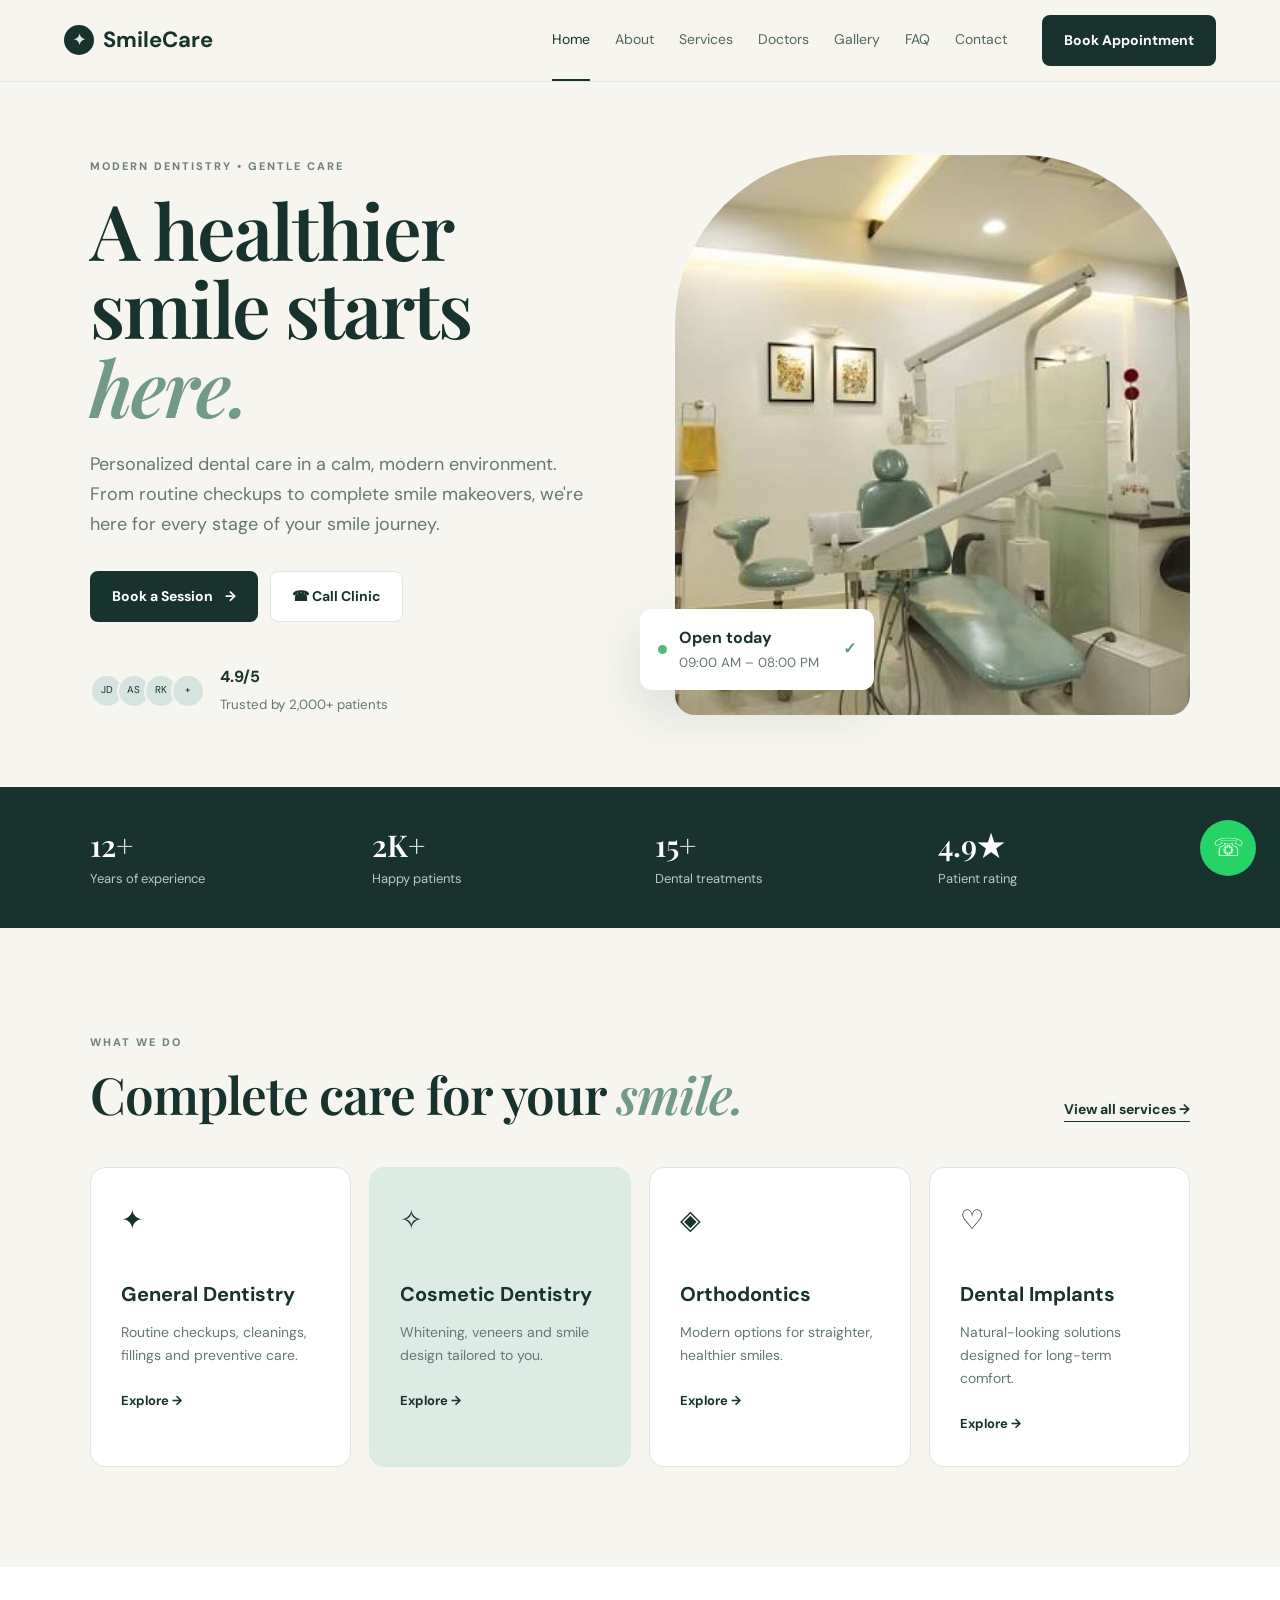
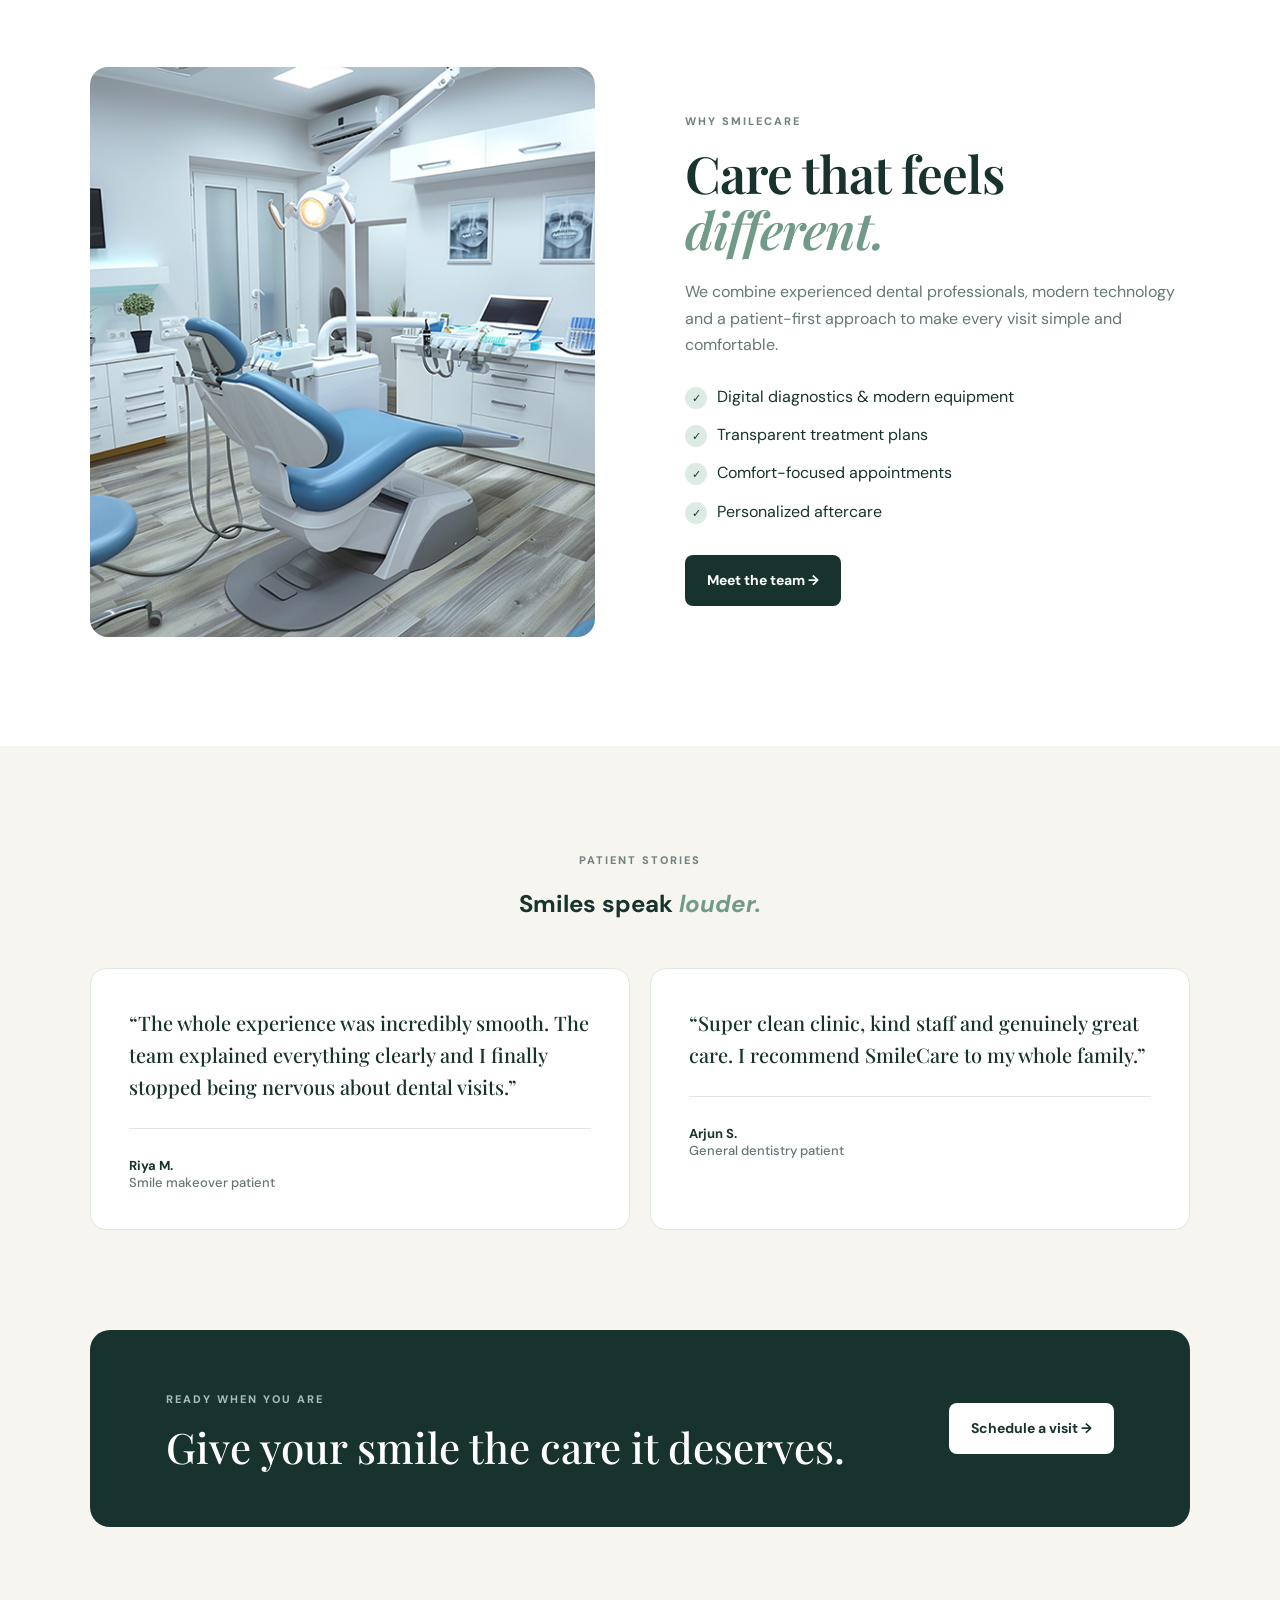
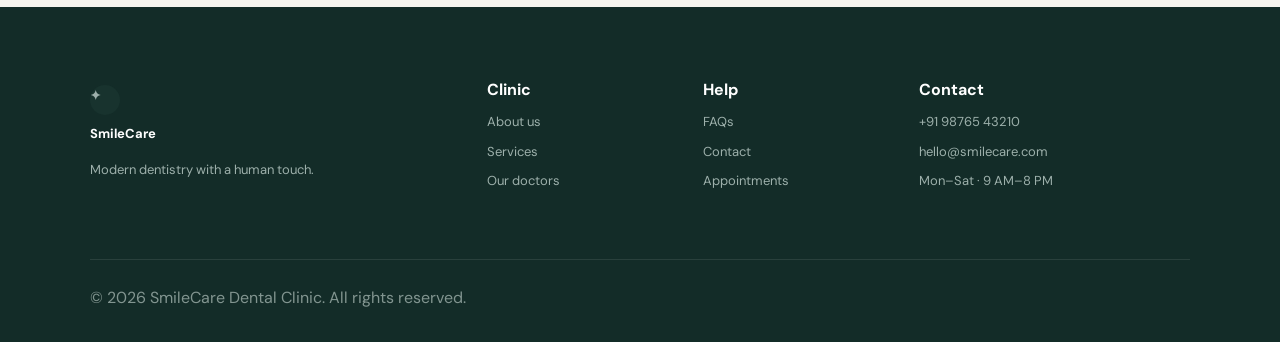
<file: index.html>
<!DOCTYPE html>
<html lang="en">
<head>
<meta charset="UTF-8"><meta name="viewport" content="width=device-width,initial-scale=1.0">
<title>SmileCare Dental Clinic | Modern Dentistry</title>
<link rel="preconnect" href="https://fonts.googleapis.com"><link rel="preconnect" href="https://fonts.gstatic.com" crossorigin>
<link href="https://fonts.googleapis.com/css2?family=DM+Sans:wght@400;500;600;700&family=Playfair+Display:wght@500;600;700&display=swap" rel="stylesheet">
<link rel="stylesheet" href="css/style.css">
</head>
<body>
<header class="header"><a class="logo" href="index.html"><span>✦</span> SmileCare</a>
<nav><a class="active" href="index.html">Home</a><a href="about.html">About</a><a href="services.html">Services</a><a href="doctors.html">Doctors</a><a href="gallery.html">Gallery</a><a href="faq.html">FAQ</a><a href="contact.html">Contact</a></nav>
<a class="btn btn-primary nav-book" href="appointment.html">Book Appointment</a><button class="menu">☰</button></header>
<main>
<section class="hero"><div class="hero-copy"><span class="eyebrow">MODERN DENTISTRY • GENTLE CARE</span><h1>A healthier smile starts <em>here.</em></h1><p>Personalized dental care in a calm, modern environment. From routine checkups to complete smile makeovers, we're here for every stage of your smile journey.</p><div class="hero-actions"><a class="btn btn-primary" href="appointment.html">Book a Session <span>→</span></a><a class="btn btn-light" href="tel:+919876543210">☎ Call Clinic</a></div><div class="trust"><div class="avatars"><span>JD</span><span>AS</span><span>RK</span><span>+</span></div><div><strong>4.9/5</strong><small>Trusted by 2,000+ patients</small></div></div></div>
<div class="hero-visual"><img src="images/hero-dentist.jpg" alt="Dentist caring for patient"><div class="floating-card"><span class="status"></span><div><b>Open today</b><small>09:00 AM – 08:00 PM</small></div><strong>✓</strong></div></div></section>
<section class="stats"><div><strong>12+</strong><span>Years of experience</span></div><div><strong>2K+</strong><span>Happy patients</span></div><div><strong>15+</strong><span>Dental treatments</span></div><div><strong>4.9★</strong><span>Patient rating</span></div></section>
<section class="section"><div class="section-head"><div><span class="eyebrow">WHAT WE DO</span><h2>Complete care for your <em>smile.</em></h2></div><a href="services.html" class="text-link">View all services →</a></div>
<div class="service-grid"><article class="service-card"><div class="icon">✦</div><h3>General Dentistry</h3><p>Routine checkups, cleanings, fillings and preventive care.</p><a href="service-details.html">Explore →</a></article><article class="service-card featured"><div class="icon">✧</div><h3>Cosmetic Dentistry</h3><p>Whitening, veneers and smile design tailored to you.</p><a href="service-details.html">Explore →</a></article><article class="service-card"><div class="icon">◈</div><h3>Orthodontics</h3><p>Modern options for straighter, healthier smiles.</p><a href="service-details.html">Explore →</a></article><article class="service-card"><div class="icon">♡</div><h3>Dental Implants</h3><p>Natural-looking solutions designed for long-term comfort.</p><a href="service-details.html">Explore →</a></article></div></section>
<section class="split-section"><div class="image-frame"><img src="images/clinic.jpg" alt="Modern dental clinic"></div><div class="split-copy"><span class="eyebrow">WHY SMILECARE</span><h2>Care that feels <em>different.</em></h2><p>We combine experienced dental professionals, modern technology and a patient-first approach to make every visit simple and comfortable.</p><ul class="checks"><li>Digital diagnostics & modern equipment</li><li>Transparent treatment plans</li><li>Comfort-focused appointments</li><li>Personalized aftercare</li></ul><a href="about.html" class="btn btn-dark">Meet the team →</a></div></section>
<section class="testimonial-section"><div class="section-head center"><div><span class="eyebrow">PATIENT STORIES</span><h2>Smiles speak <em>louder.</em></h2></div></div><div class="testimonial-grid"><blockquote>“The whole experience was incredibly smooth. The team explained everything clearly and I finally stopped being nervous about dental visits.”<footer><b>Riya M.</b><span>Smile makeover patient</span></footer></blockquote><blockquote>“Super clean clinic, kind staff and genuinely great care. I recommend SmileCare to my whole family.”<footer><b>Arjun S.</b><span>General dentistry patient</span></footer></blockquote></div></section>
<section class="cta"><div><span class="eyebrow">READY WHEN YOU ARE</span><h2>Give your smile the care it deserves.</h2></div><a class="btn btn-white" href="appointment.html">Schedule a visit →</a></section>
</main>
<footer class="footer"><div><a class="logo" href="index.html"><span>✦</span> SmileCare</a><p>Modern dentistry with a human touch.</p></div><div><b>Clinic</b><a href="about.html">About us</a><a href="services.html">Services</a><a href="doctors.html">Our doctors</a></div><div><b>Help</b><a href="faq.html">FAQs</a><a href="contact.html">Contact</a><a href="appointment.html">Appointments</a></div><div><b>Contact</b><a href="tel:+919876543210">+91 98765 43210</a><a href="mailto:hello@smilecare.com">hello@smilecare.com</a><span>Mon–Sat · 9 AM–8 PM</span></div><div class="copyright">© 2026 SmileCare Dental Clinic. All rights reserved.</div></footer>
<a class="whatsapp" href="https://wa.me/919876543210?text=Hi%20SmileCare%2C%20I%27d%20like%20to%20book%20a%20dental%20appointment." target="_blank" aria-label="WhatsApp">☏</a>
<script src="js/main.js"></script></body></html>
</file>
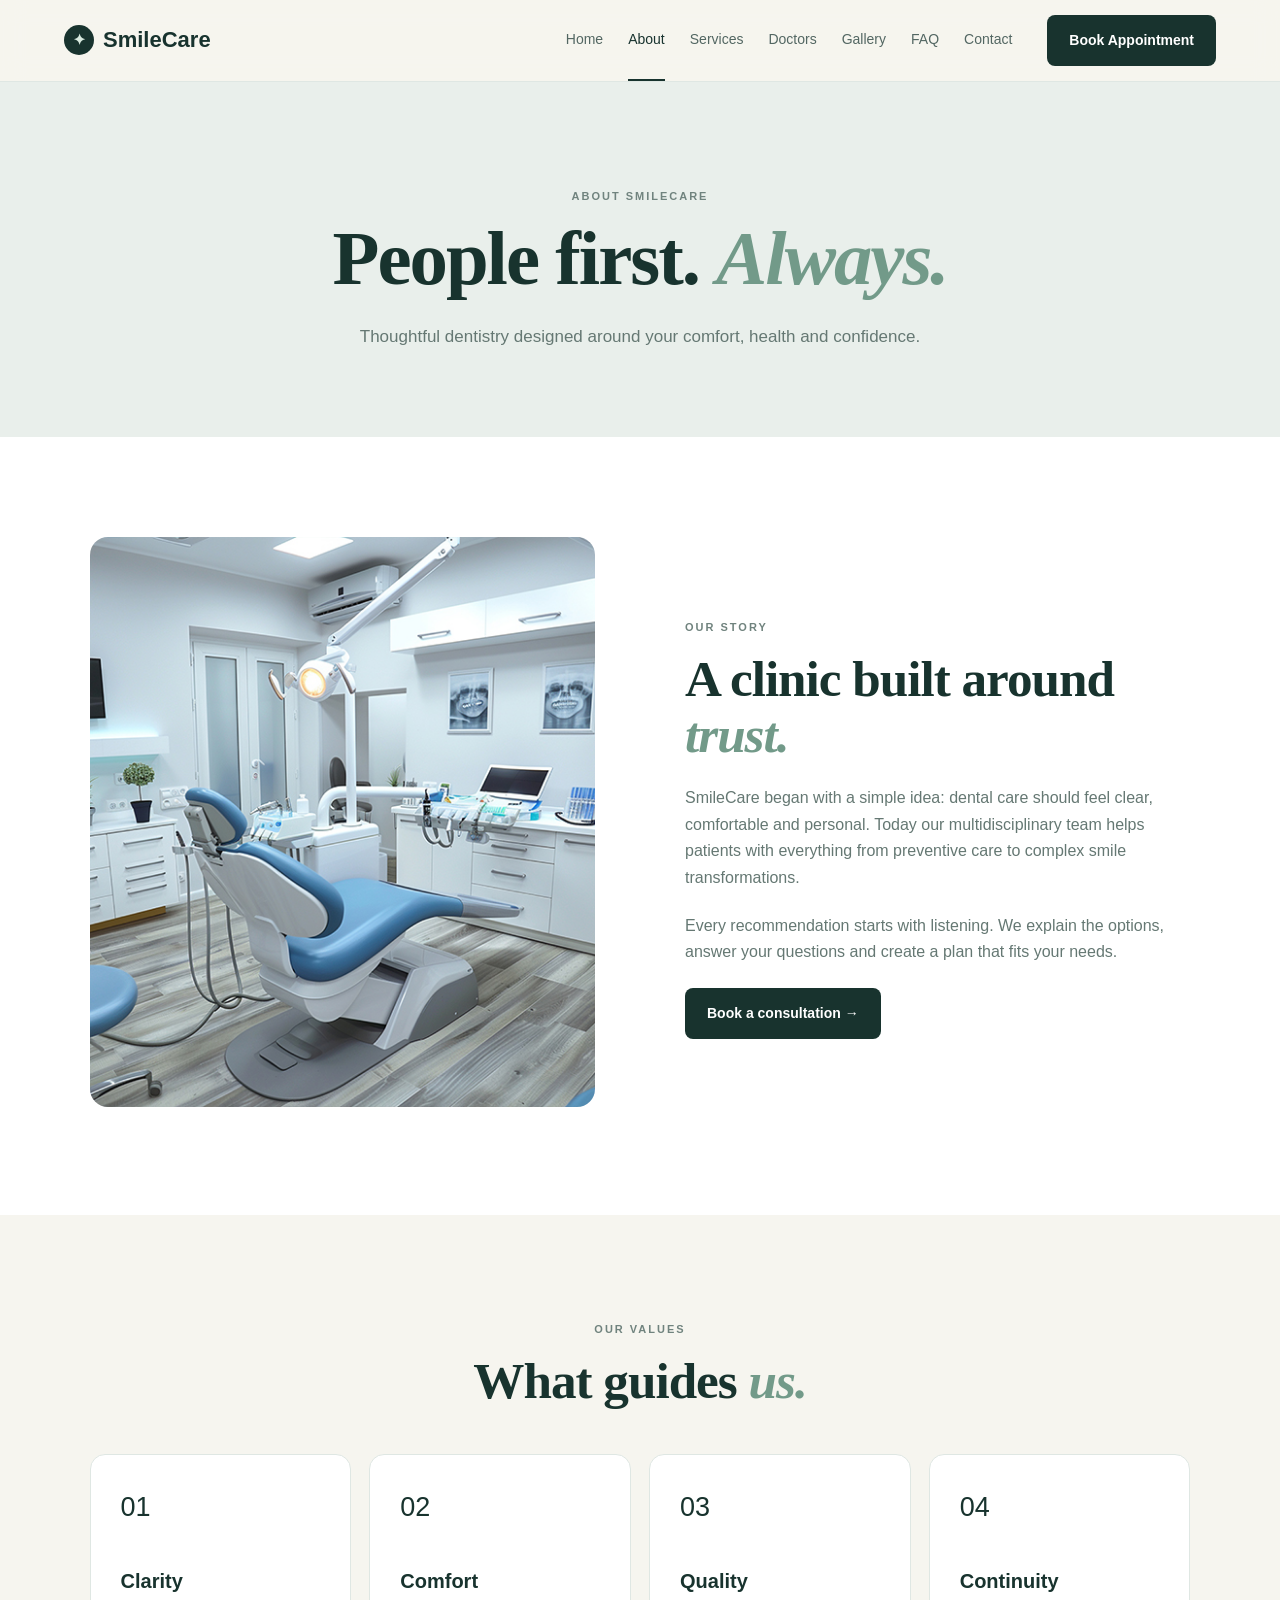
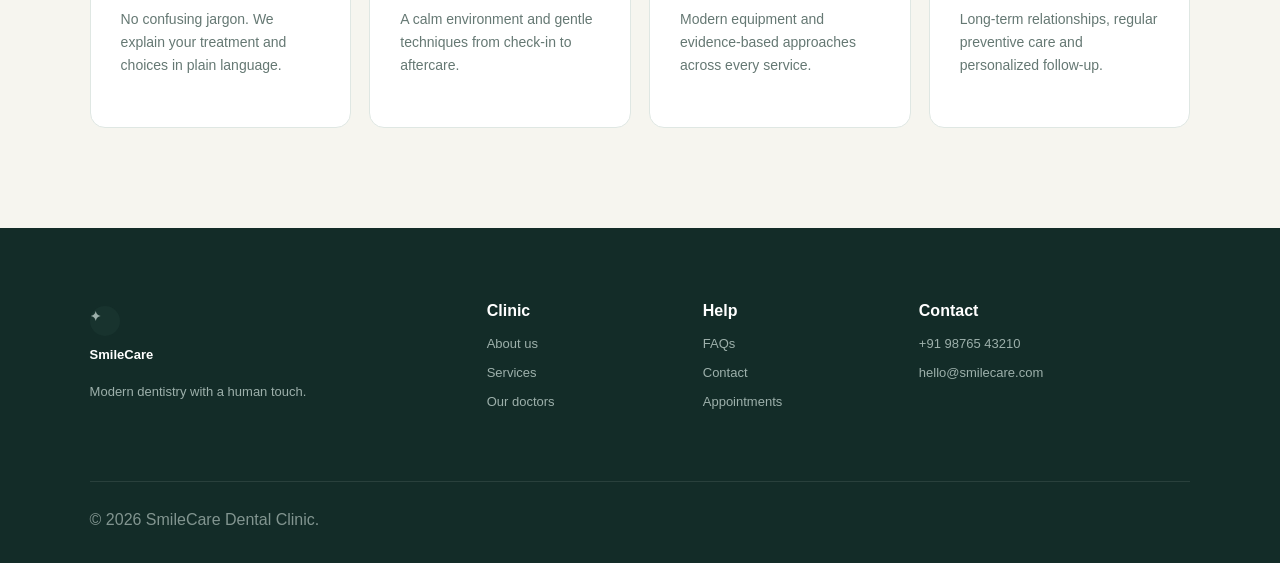
<file: about.html>
<!DOCTYPE html><html lang="en"><head><meta charset="UTF-8"><meta name="viewport" content="width=device-width,initial-scale=1"><title>About | SmileCare</title><link rel="stylesheet" href="css/style.css"></head><body>
<header class="header"><a class="logo" href="index.html"><span>✦</span> SmileCare</a><nav><a href="index.html">Home</a><a class="active" href="about.html">About</a><a href="services.html">Services</a><a href="doctors.html">Doctors</a><a href="gallery.html">Gallery</a><a href="faq.html">FAQ</a><a href="contact.html">Contact</a></nav><a class="btn btn-primary nav-book" href="appointment.html">Book Appointment</a><button class="menu">☰</button></header>
<section class="page-hero"><span class="eyebrow">ABOUT SMILECARE</span><h1>People first. <em>Always.</em></h1><p>Thoughtful dentistry designed around your comfort, health and confidence.</p></section>
<section class="split-section"><div class="image-frame"><img src="images/clinic.jpg" alt="SmileCare clinic"></div><div class="split-copy"><span class="eyebrow">OUR STORY</span><h2>A clinic built around <em>trust.</em></h2><p>SmileCare began with a simple idea: dental care should feel clear, comfortable and personal. Today our multidisciplinary team helps patients with everything from preventive care to complex smile transformations.</p><p>Every recommendation starts with listening. We explain the options, answer your questions and create a plan that fits your needs.</p><a class="btn btn-dark" href="appointment.html">Book a consultation →</a></div></section>
<section class="section"><div class="section-head center"><div><span class="eyebrow">OUR VALUES</span><h2>What guides <em>us.</em></h2></div></div><div class="service-grid"><article class="service-card"><div class="icon">01</div><h3>Clarity</h3><p>No confusing jargon. We explain your treatment and choices in plain language.</p></article><article class="service-card"><div class="icon">02</div><h3>Comfort</h3><p>A calm environment and gentle techniques from check-in to aftercare.</p></article><article class="service-card"><div class="icon">03</div><h3>Quality</h3><p>Modern equipment and evidence-based approaches across every service.</p></article><article class="service-card"><div class="icon">04</div><h3>Continuity</h3><p>Long-term relationships, regular preventive care and personalized follow-up.</p></article></div></section>
<footer class="footer"><div><a class="logo" href="index.html"><span>✦</span> SmileCare</a><p>Modern dentistry with a human touch.</p></div><div><b>Clinic</b><a href="about.html">About us</a><a href="services.html">Services</a><a href="doctors.html">Our doctors</a></div><div><b>Help</b><a href="faq.html">FAQs</a><a href="contact.html">Contact</a><a href="appointment.html">Appointments</a></div><div><b>Contact</b><a href="tel:+919876543210">+91 98765 43210</a><a href="mailto:hello@smilecare.com">hello@smilecare.com</a></div><div class="copyright">© 2026 SmileCare Dental Clinic.</div></footer><script src="js/main.js"></script></body></html>
</file>
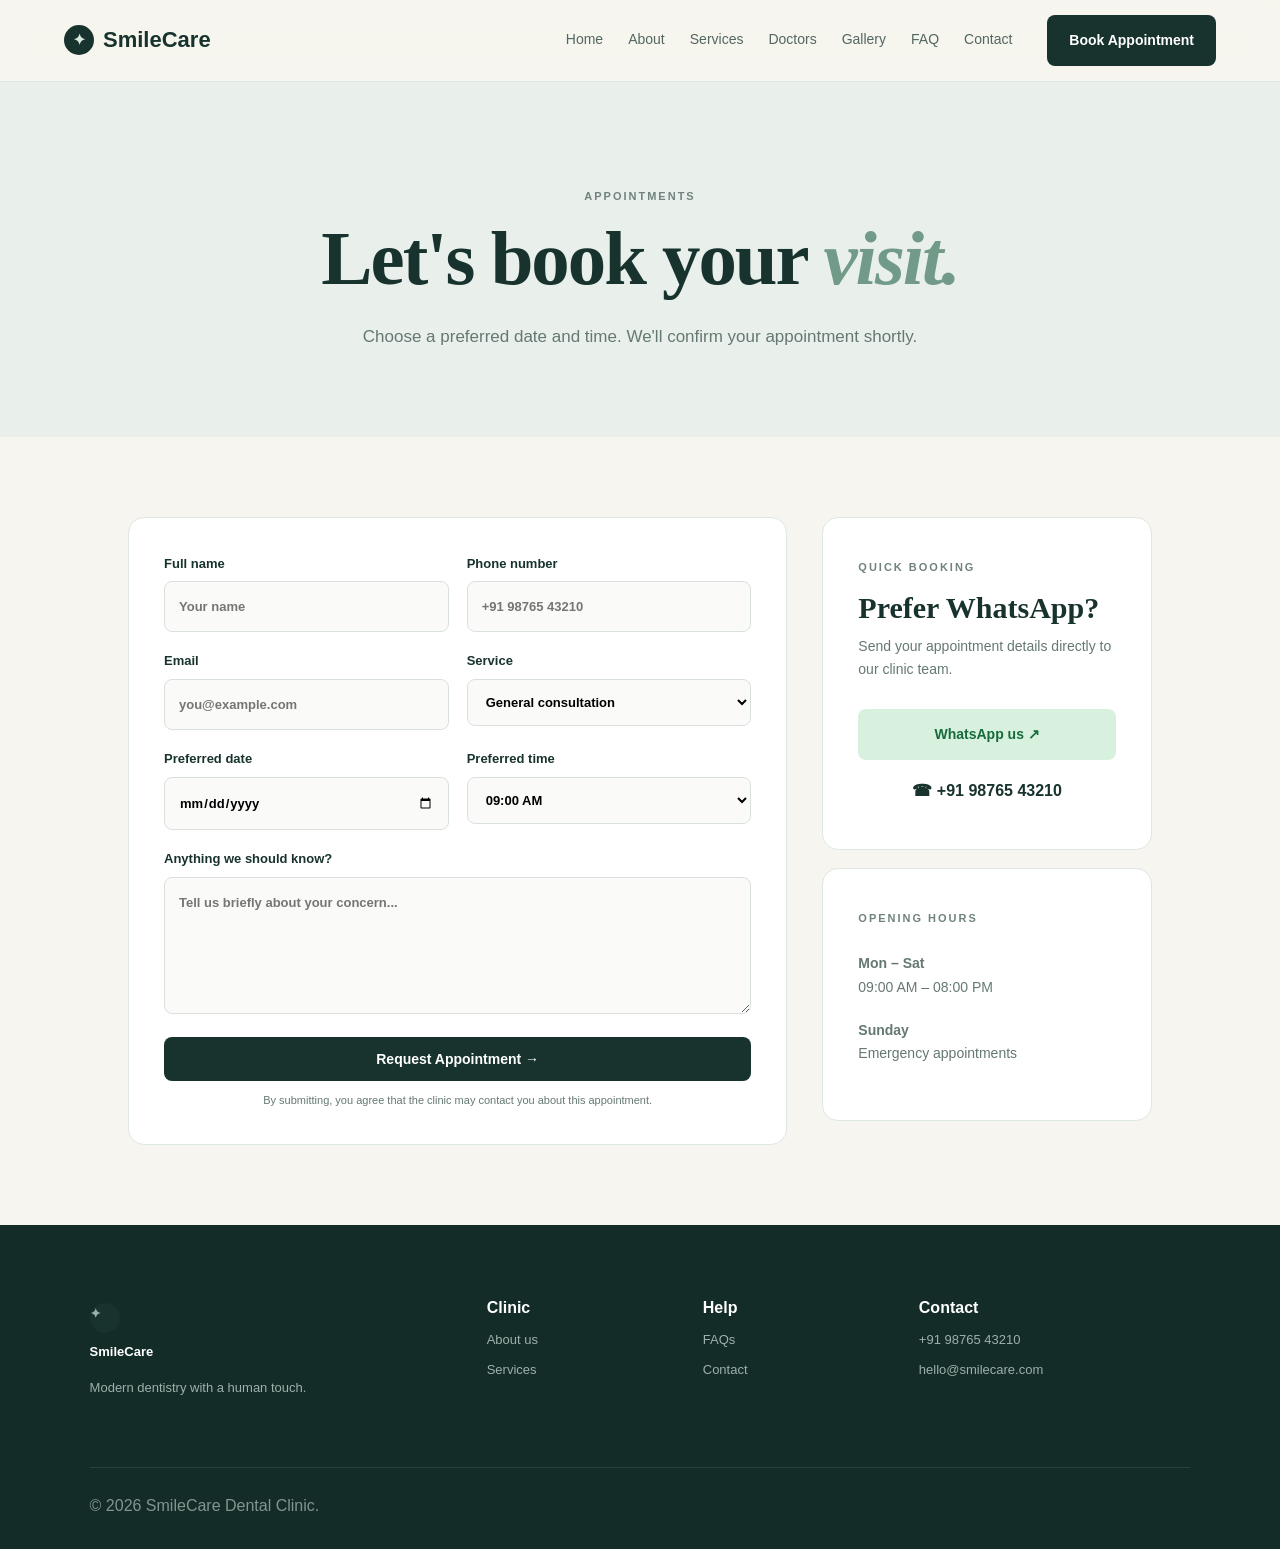
<file: appointment.html>
<!DOCTYPE html><html lang="en"><head><meta charset="UTF-8"><meta name="viewport" content="width=device-width,initial-scale=1"><title>Book Appointment | SmileCare</title><link rel="stylesheet" href="css/style.css"></head><body>
<header class="header"><a class="logo" href="index.html"><span>✦</span> SmileCare</a><nav><a href="index.html">Home</a><a href="about.html">About</a><a href="services.html">Services</a><a href="doctors.html">Doctors</a><a href="gallery.html">Gallery</a><a href="faq.html">FAQ</a><a href="contact.html">Contact</a></nav><a class="btn btn-primary nav-book" href="appointment.html">Book Appointment</a><button class="menu">☰</button></header>
<section class="page-hero"><span class="eyebrow">APPOINTMENTS</span><h1>Let's book your <em>visit.</em></h1><p>Choose a preferred date and time. We'll confirm your appointment shortly.</p></section>
<section class="booking-wrap"><form id="appointmentForm" class="booking-form"><div class="form-row"><label>Full name<input name="name" required placeholder="Your name"></label><label>Phone number<input name="phone" required type="tel" placeholder="+91 98765 43210"></label></div><div class="form-row"><label>Email<input name="email" type="email" placeholder="you@example.com"></label><label>Service<select name="service"><option>General consultation</option><option>Teeth cleaning</option><option>Teeth whitening</option><option>Dental implants</option><option>Aligners</option><option>Cosmetic dentistry</option></select></label></div><div class="form-row"><label>Preferred date<input name="date" required type="date"></label><label>Preferred time<select name="time"><option>09:00 AM</option><option>10:30 AM</option><option>12:00 PM</option><option>03:00 PM</option><option>05:30 PM</option><option>07:00 PM</option></select></label></div><label>Anything we should know?<textarea name="message" rows="5" placeholder="Tell us briefly about your concern..."></textarea></label><button class="btn btn-primary full" type="submit">Request Appointment →</button><p class="form-note">By submitting, you agree that the clinic may contact you about this appointment.</p><div id="formSuccess" class="success" hidden></div></form><aside class="booking-side"><div class="side-card"><span class="eyebrow">QUICK BOOKING</span><h3>Prefer WhatsApp?</h3><p>Send your appointment details directly to our clinic team.</p><a class="btn btn-whatsapp" href="https://wa.me/919876543210?text=Hi%20SmileCare%2C%20I%27d%20like%20to%20book%20an%20appointment." target="_blank">WhatsApp us ↗</a><a class="call-link" href="tel:+919876543210">☎ +91 98765 43210</a></div><div class="side-card"><span class="eyebrow">OPENING HOURS</span><p><b>Mon – Sat</b><br>09:00 AM – 08:00 PM</p><p><b>Sunday</b><br>Emergency appointments</p></div></aside></section>
<footer class="footer"><div><a class="logo" href="index.html"><span>✦</span> SmileCare</a><p>Modern dentistry with a human touch.</p></div><div><b>Clinic</b><a href="about.html">About us</a><a href="services.html">Services</a></div><div><b>Help</b><a href="faq.html">FAQs</a><a href="contact.html">Contact</a></div><div><b>Contact</b><a href="tel:+919876543210">+91 98765 43210</a><a href="mailto:hello@smilecare.com">hello@smilecare.com</a></div><div class="copyright">© 2026 SmileCare Dental Clinic.</div></footer><script src="js/main.js"></script><script src="js/appointment.js"></script></body></html>
</file>
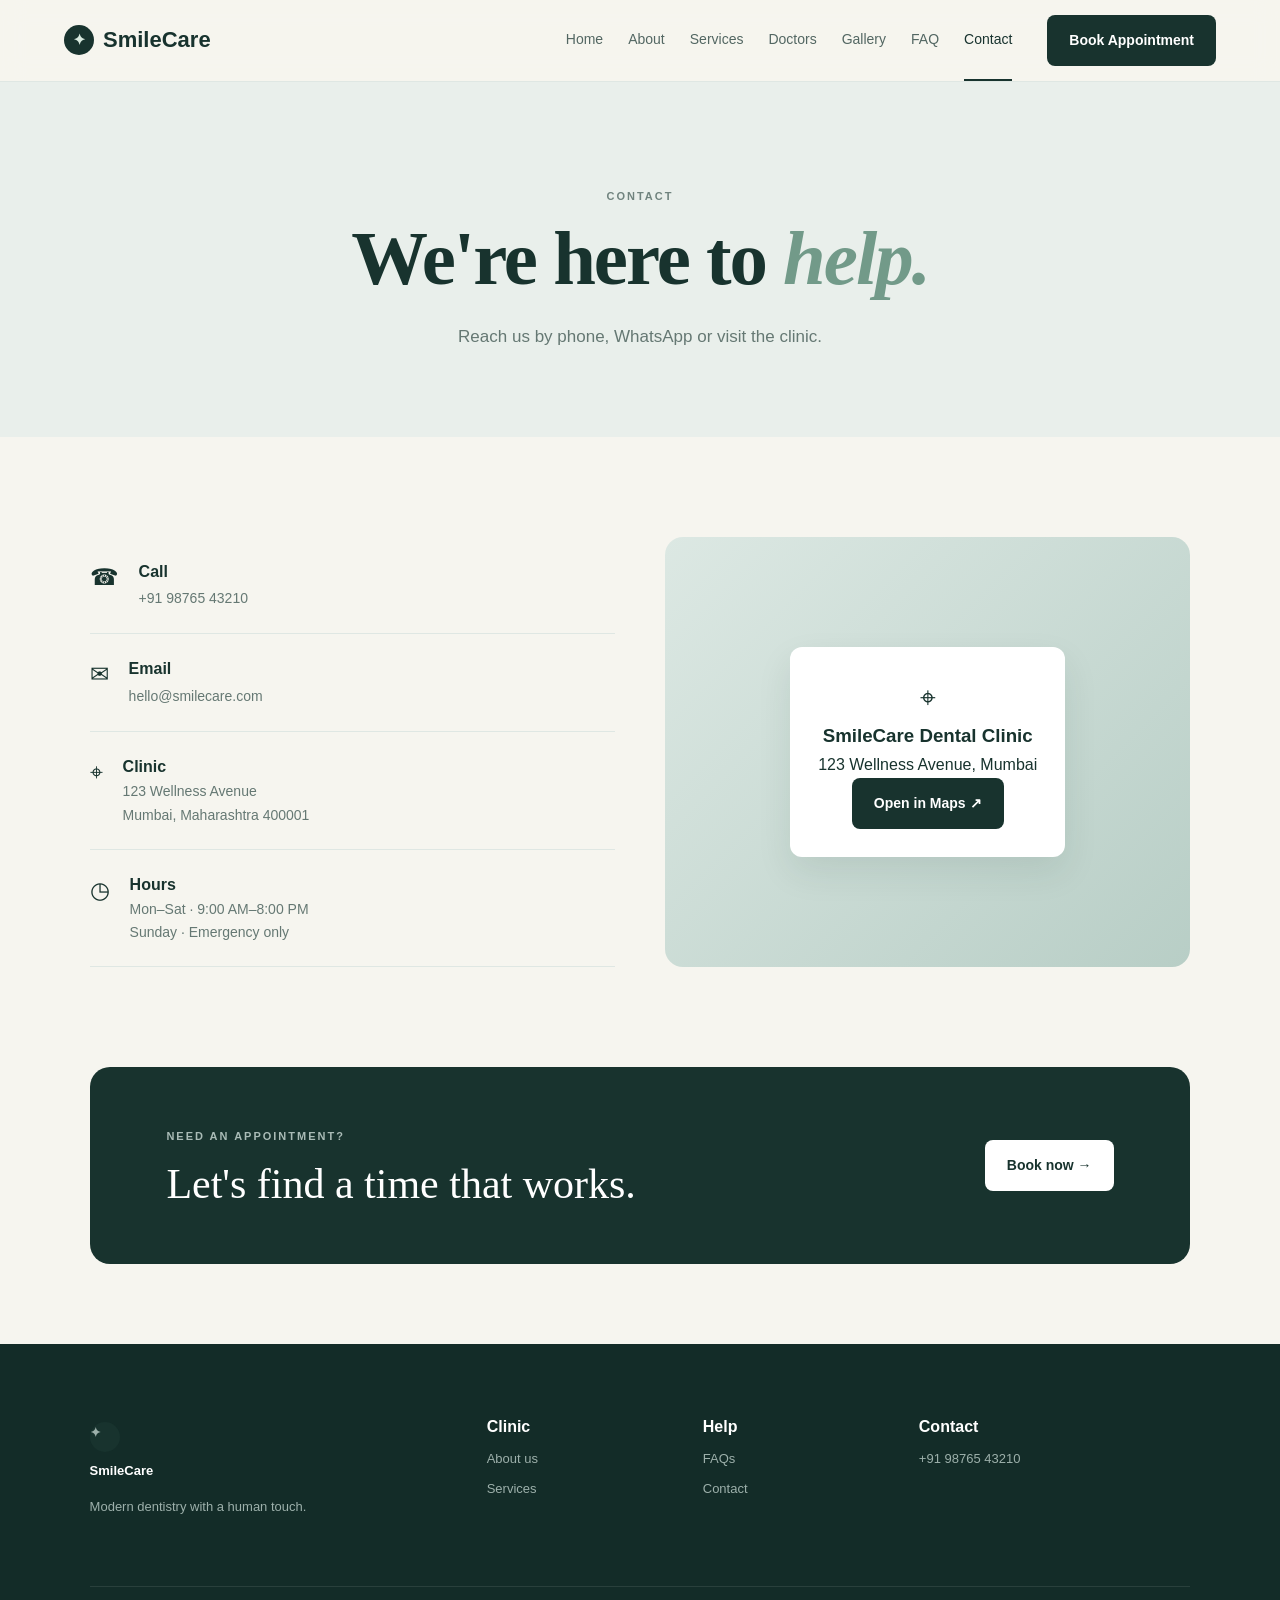
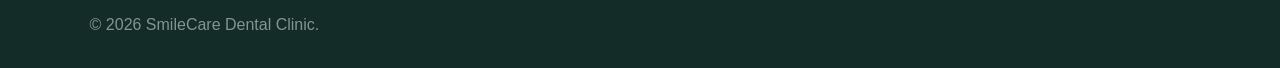
<file: contact.html>
<!DOCTYPE html><html lang="en"><head><meta charset="UTF-8"><meta name="viewport" content="width=device-width,initial-scale=1"><title>Contact | SmileCare</title><link rel="stylesheet" href="css/style.css"></head><body>
<header class="header"><a class="logo" href="index.html"><span>✦</span> SmileCare</a><nav><a href="index.html">Home</a><a href="about.html">About</a><a href="services.html">Services</a><a href="doctors.html">Doctors</a><a href="gallery.html">Gallery</a><a href="faq.html">FAQ</a><a class="active" href="contact.html">Contact</a></nav><a class="btn btn-primary nav-book" href="appointment.html">Book Appointment</a><button class="menu">☰</button></header>
<section class="page-hero"><span class="eyebrow">CONTACT</span><h1>We're here to <em>help.</em></h1><p>Reach us by phone, WhatsApp or visit the clinic.</p></section>
<section class="contact-grid section"><div class="contact-info"><div class="contact-item"><span>☎</span><div><b>Call</b><a href="tel:+919876543210">+91 98765 43210</a></div></div><div class="contact-item"><span>✉</span><div><b>Email</b><a href="mailto:hello@smilecare.com">hello@smilecare.com</a></div></div><div class="contact-item"><span>⌖</span><div><b>Clinic</b><p>123 Wellness Avenue<br>Mumbai, Maharashtra 400001</p></div></div><div class="contact-item"><span>◷</span><div><b>Hours</b><p>Mon–Sat · 9:00 AM–8:00 PM<br>Sunday · Emergency only</p></div></div></div><div class="map-placeholder"><div><span>⌖</span><h3>SmileCare Dental Clinic</h3><p>123 Wellness Avenue, Mumbai</p><a class="btn btn-dark" href="https://www.google.com/maps/search/?api=1&query=123+Wellness+Avenue+Mumbai" target="_blank">Open in Maps ↗</a></div></div></section>
<section class="cta"><div><span class="eyebrow">NEED AN APPOINTMENT?</span><h2>Let's find a time that works.</h2></div><a class="btn btn-white" href="appointment.html">Book now →</a></section><footer class="footer"><div><a class="logo" href="index.html"><span>✦</span> SmileCare</a><p>Modern dentistry with a human touch.</p></div><div><b>Clinic</b><a href="about.html">About us</a><a href="services.html">Services</a></div><div><b>Help</b><a href="faq.html">FAQs</a><a href="contact.html">Contact</a></div><div><b>Contact</b><a href="tel:+919876543210">+91 98765 43210</a></div><div class="copyright">© 2026 SmileCare Dental Clinic.</div></footer><script src="js/main.js"></script></body></html>
</file>
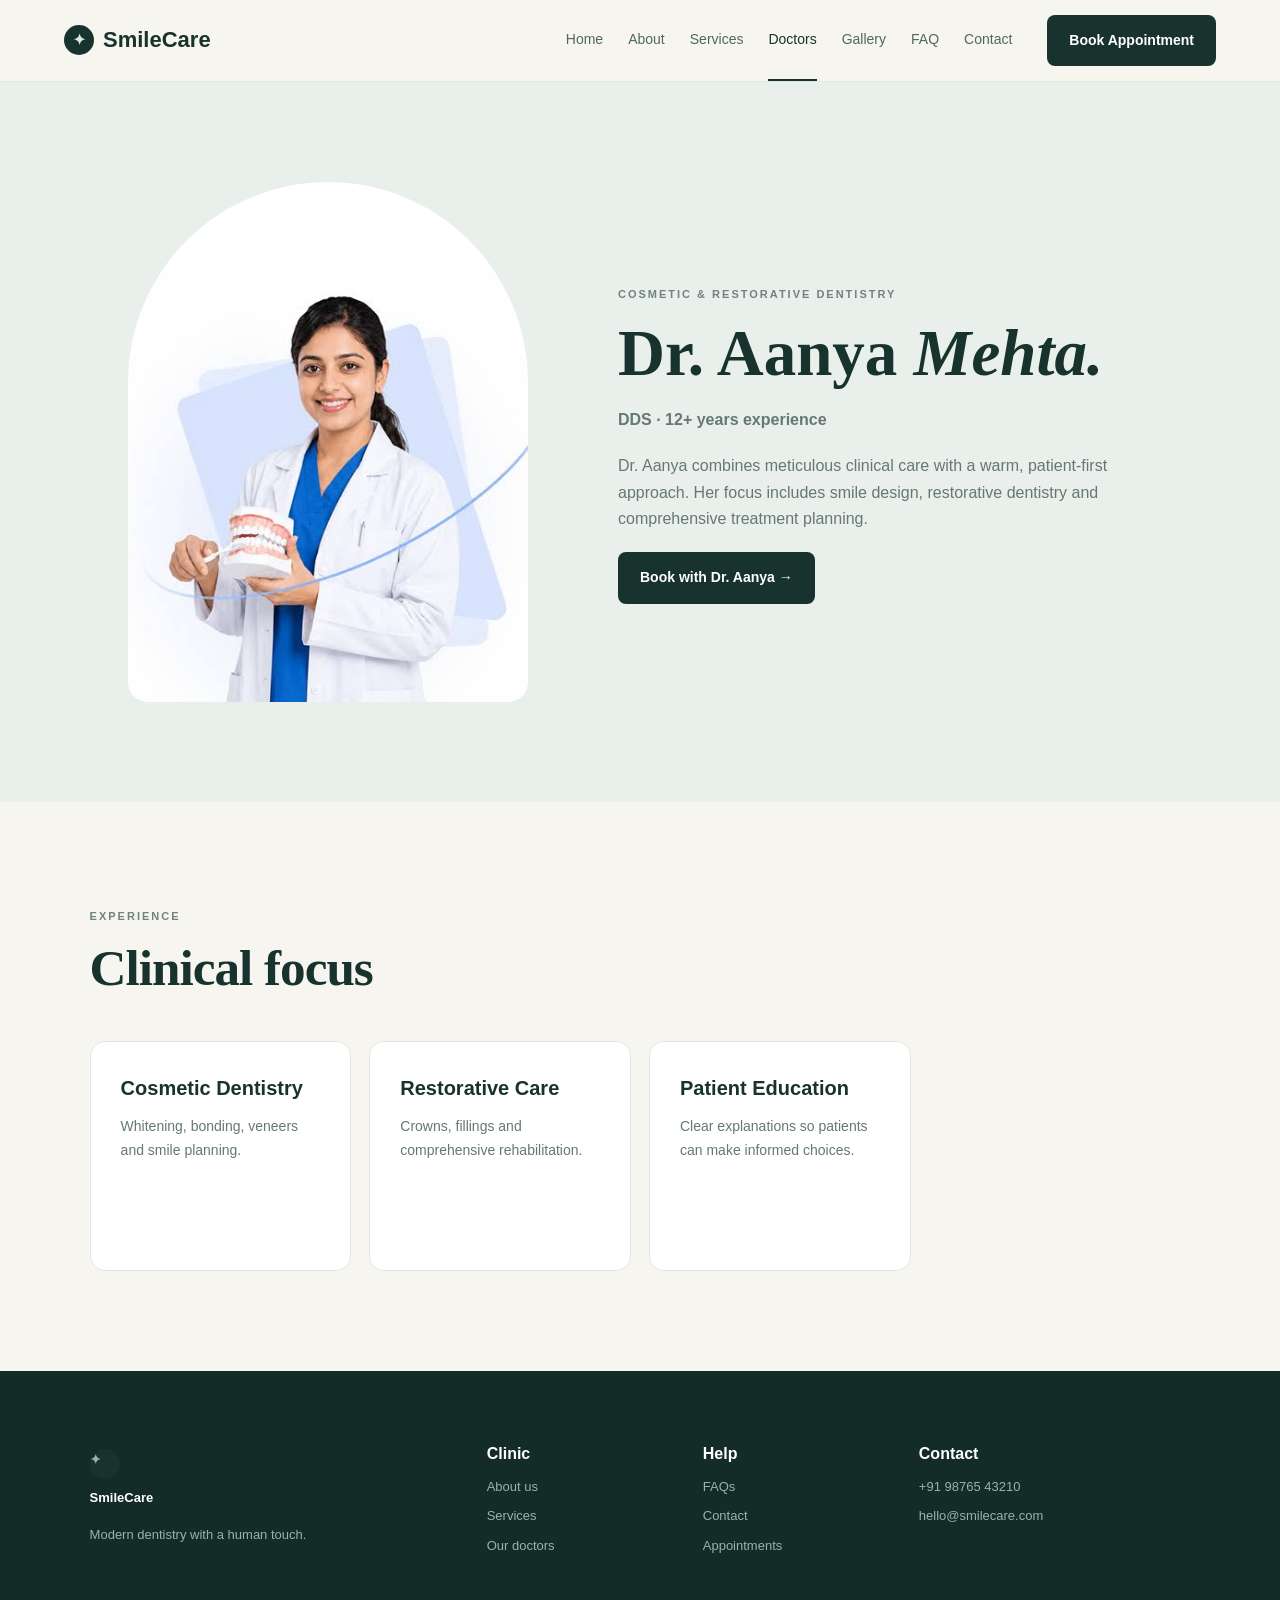
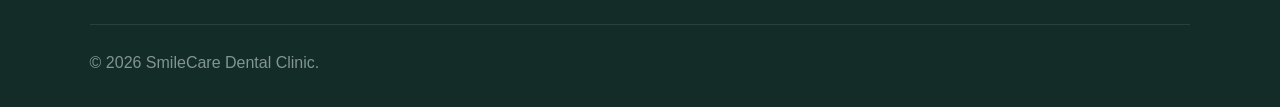
<file: doctor-profile.html>
<!DOCTYPE html><html lang="en"><head><meta charset="UTF-8"><meta name="viewport" content="width=device-width,initial-scale=1"><title>Doctor Profile | SmileCare</title><link rel="stylesheet" href="css/style.css"></head><body>
<header class="header"><a class="logo" href="index.html"><span>✦</span> SmileCare</a><nav><a href="index.html">Home</a><a href="about.html">About</a><a href="services.html">Services</a><a class="active" href="doctors.html">Doctors</a><a href="gallery.html">Gallery</a><a href="faq.html">FAQ</a><a href="contact.html">Contact</a></nav><a class="btn btn-primary nav-book" href="appointment.html">Book Appointment</a><button class="menu">☰</button></header>
<section class="profile-hero"><img src="images/dentist-1.jpg" alt="Dr. Aanya Mehta"><div><span class="eyebrow">COSMETIC & RESTORATIVE DENTISTRY</span><h1>Dr. Aanya <em>Mehta.</em></h1><p class="lead">DDS · 12+ years experience</p><p>Dr. Aanya combines meticulous clinical care with a warm, patient-first approach. Her focus includes smile design, restorative dentistry and comprehensive treatment planning.</p><a class="btn btn-primary" href="appointment.html">Book with Dr. Aanya →</a></div></section>
<section class="section"><div class="section-head"><div><span class="eyebrow">EXPERIENCE</span><h2>Clinical focus</h2></div></div><div class="service-grid"><article class="service-card"><h3>Cosmetic Dentistry</h3><p>Whitening, bonding, veneers and smile planning.</p></article><article class="service-card"><h3>Restorative Care</h3><p>Crowns, fillings and comprehensive rehabilitation.</p></article><article class="service-card"><h3>Patient Education</h3><p>Clear explanations so patients can make informed choices.</p></article></div></section>
<footer class="footer"><div><a class="logo" href="index.html"><span>✦</span> SmileCare</a><p>Modern dentistry with a human touch.</p></div><div><b>Clinic</b><a href="about.html">About us</a><a href="services.html">Services</a><a href="doctors.html">Our doctors</a></div><div><b>Help</b><a href="faq.html">FAQs</a><a href="contact.html">Contact</a><a href="appointment.html">Appointments</a></div><div><b>Contact</b><a href="tel:+919876543210">+91 98765 43210</a><a href="mailto:hello@smilecare.com">hello@smilecare.com</a></div><div class="copyright">© 2026 SmileCare Dental Clinic.</div></footer><script src="js/main.js"></script></body></html>
</file>
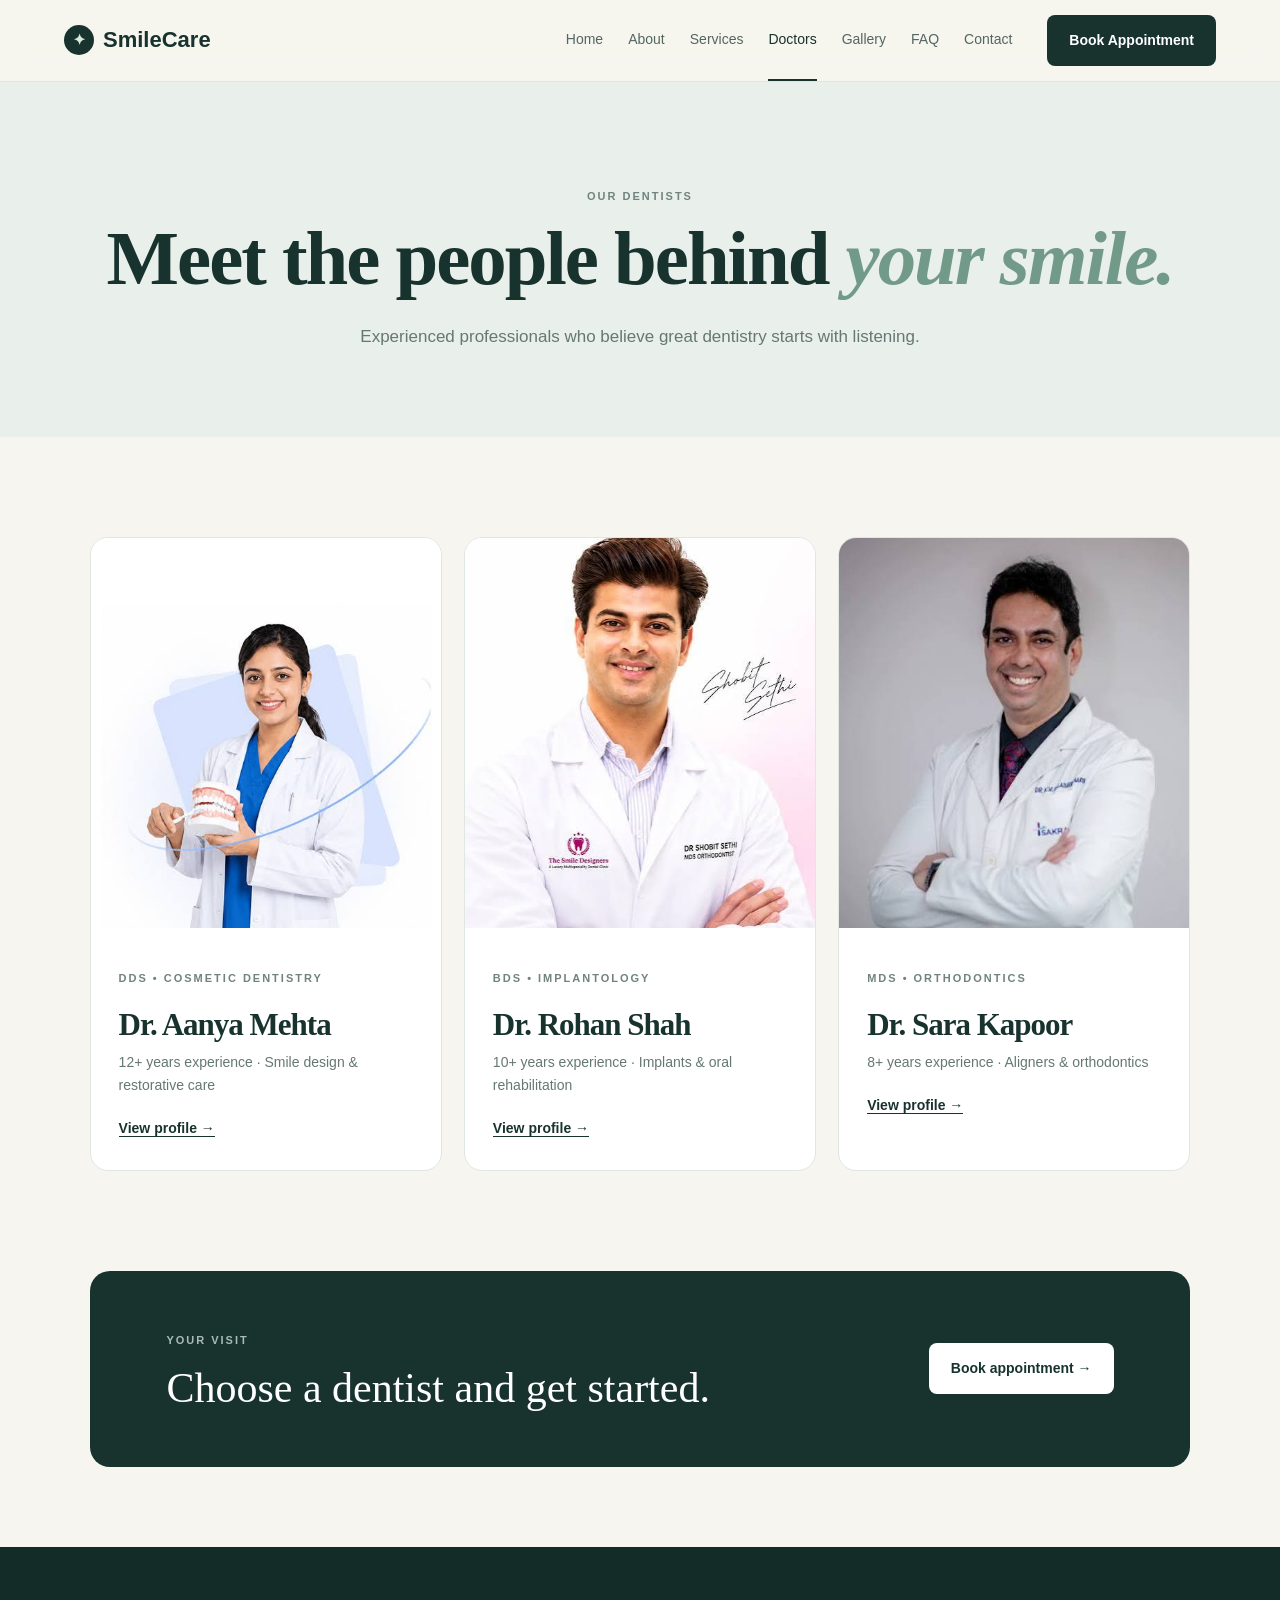
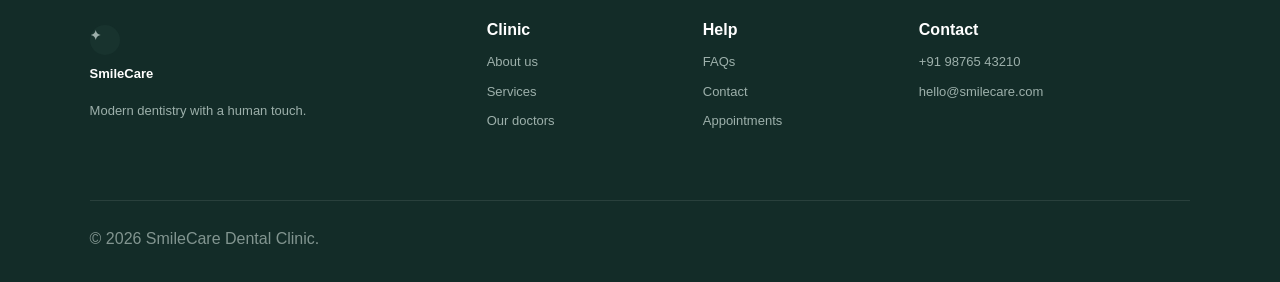
<file: doctors.html>
<!DOCTYPE html><html lang="en"><head><meta charset="UTF-8"><meta name="viewport" content="width=device-width,initial-scale=1"><title>Doctors | SmileCare</title><link rel="stylesheet" href="css/style.css"></head><body>
<header class="header"><a class="logo" href="index.html"><span>✦</span> SmileCare</a><nav><a href="index.html">Home</a><a href="about.html">About</a><a href="services.html">Services</a><a class="active" href="doctors.html">Doctors</a><a href="gallery.html">Gallery</a><a href="faq.html">FAQ</a><a href="contact.html">Contact</a></nav><a class="btn btn-primary nav-book" href="appointment.html">Book Appointment</a><button class="menu">☰</button></header>
<section class="page-hero"><span class="eyebrow">OUR DENTISTS</span><h1>Meet the people behind <em>your smile.</em></h1><p>Experienced professionals who believe great dentistry starts with listening.</p></section>
<section class="section doctor-grid"><article class="doctor-card"><img src="images/dentist-1.jpg" alt="Dr. Aanya Mehta"><div><span class="eyebrow">DDS • COSMETIC DENTISTRY</span><h2>Dr. Aanya Mehta</h2><p>12+ years experience · Smile design & restorative care</p><a class="text-link" href="doctor-profile.html">View profile →</a></div></article><article class="doctor-card"><img src="images/dentist-2.jpg" alt="Dr. Rohan Shah"><div><span class="eyebrow">BDS • IMPLANTOLOGY</span><h2>Dr. Rohan Shah</h2><p>10+ years experience · Implants & oral rehabilitation</p><a class="text-link" href="doctor-profile.html">View profile →</a></div></article><article class="doctor-card"><img src="images/dentist-3.jpg" alt="Dr. Sara Kapoor"><div><span class="eyebrow">MDS • ORTHODONTICS</span><h2>Dr. Sara Kapoor</h2><p>8+ years experience · Aligners & orthodontics</p><a class="text-link" href="doctor-profile.html">View profile →</a></div></article></section>
<section class="cta"><div><span class="eyebrow">YOUR VISIT</span><h2>Choose a dentist and get started.</h2></div><a class="btn btn-white" href="appointment.html">Book appointment →</a></section>
<footer class="footer"><div><a class="logo" href="index.html"><span>✦</span> SmileCare</a><p>Modern dentistry with a human touch.</p></div><div><b>Clinic</b><a href="about.html">About us</a><a href="services.html">Services</a><a href="doctors.html">Our doctors</a></div><div><b>Help</b><a href="faq.html">FAQs</a><a href="contact.html">Contact</a><a href="appointment.html">Appointments</a></div><div><b>Contact</b><a href="tel:+919876543210">+91 98765 43210</a><a href="mailto:hello@smilecare.com">hello@smilecare.com</a></div><div class="copyright">© 2026 SmileCare Dental Clinic.</div></footer><script src="js/main.js"></script></body></html>
</file>
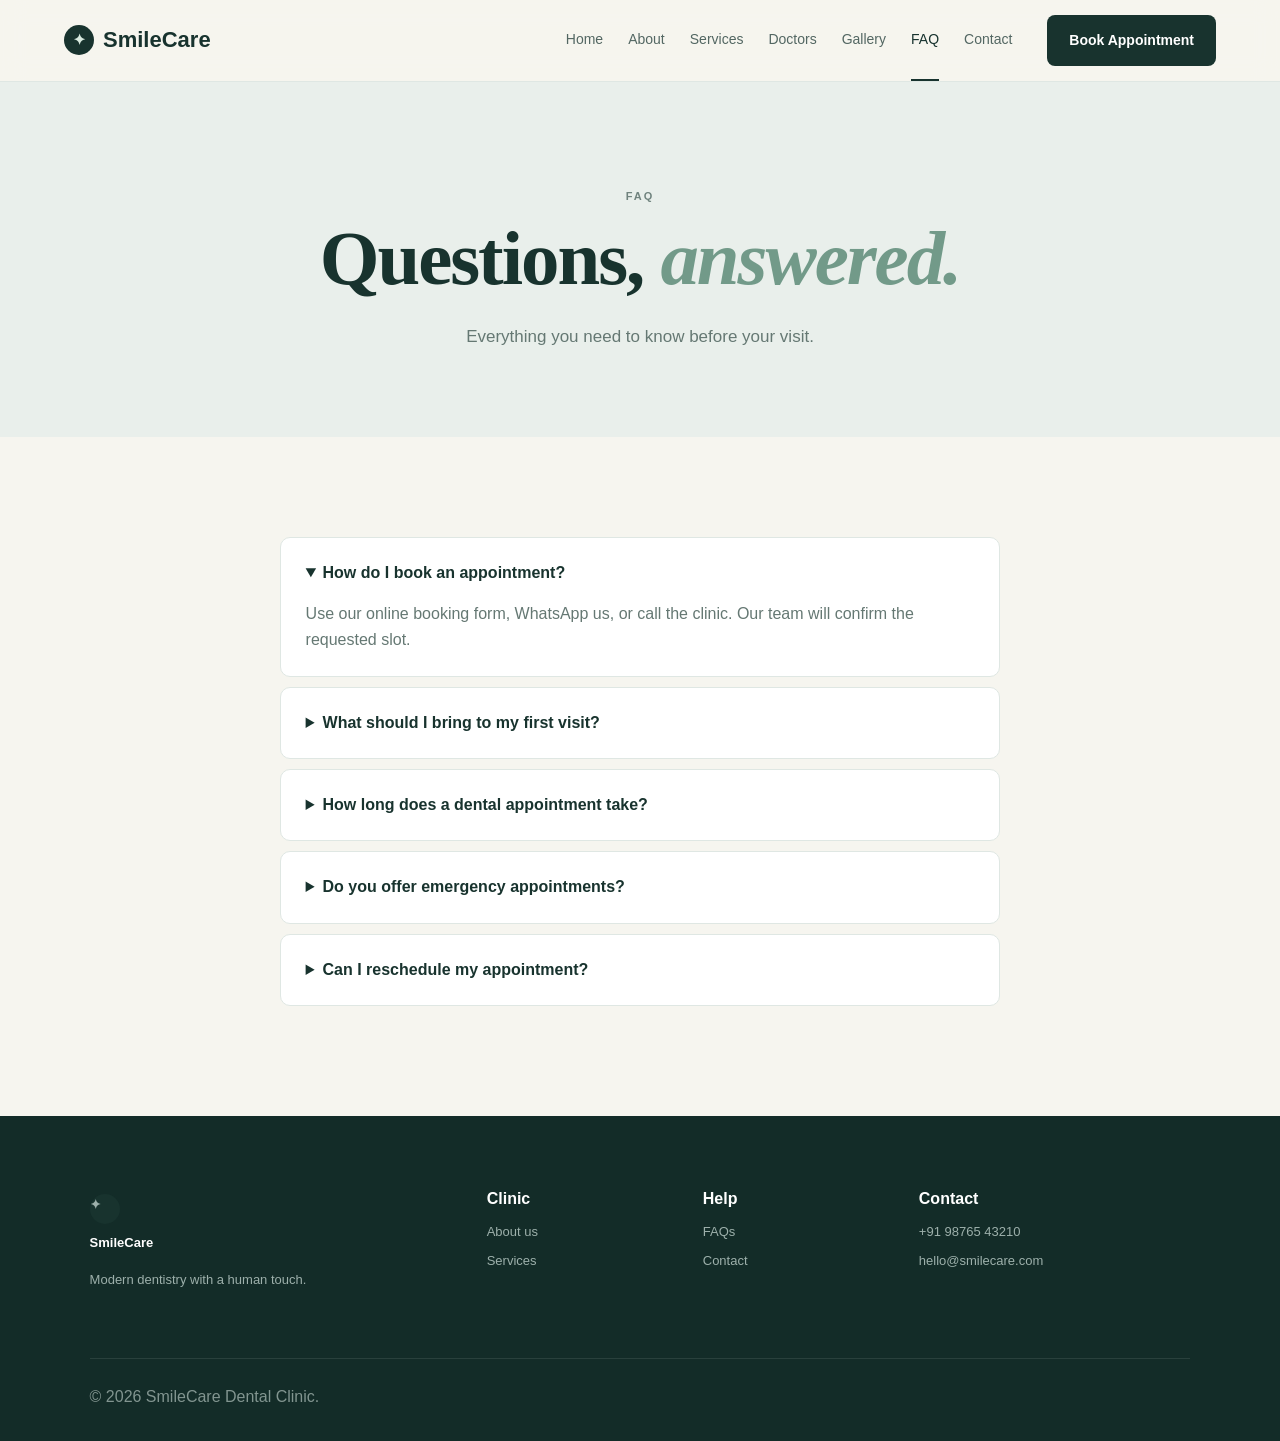
<file: faq.html>
<!DOCTYPE html><html lang="en"><head><meta charset="UTF-8"><meta name="viewport" content="width=device-width,initial-scale=1"><title>FAQ | SmileCare</title><link rel="stylesheet" href="css/style.css"></head><body>
<header class="header"><a class="logo" href="index.html"><span>✦</span> SmileCare</a><nav><a href="index.html">Home</a><a href="about.html">About</a><a href="services.html">Services</a><a href="doctors.html">Doctors</a><a href="gallery.html">Gallery</a><a class="active" href="faq.html">FAQ</a><a href="contact.html">Contact</a></nav><a class="btn btn-primary nav-book" href="appointment.html">Book Appointment</a><button class="menu">☰</button></header>
<section class="page-hero"><span class="eyebrow">FAQ</span><h1>Questions, <em>answered.</em></h1><p>Everything you need to know before your visit.</p></section>
<section class="faq section"><details open><summary>How do I book an appointment?</summary><p>Use our online booking form, WhatsApp us, or call the clinic. Our team will confirm the requested slot.</p></details><details><summary>What should I bring to my first visit?</summary><p>Bring any relevant dental records, previous X-rays if available, and a list of medications or allergies.</p></details><details><summary>How long does a dental appointment take?</summary><p>It depends on the service. A first consultation generally takes around 30–45 minutes.</p></details><details><summary>Do you offer emergency appointments?</summary><p>We try to accommodate urgent dental concerns. Call the clinic directly for the fastest response.</p></details><details><summary>Can I reschedule my appointment?</summary><p>Yes. Contact the clinic as early as possible and our team will help find another suitable time.</p></details></section>
<footer class="footer"><div><a class="logo" href="index.html"><span>✦</span> SmileCare</a><p>Modern dentistry with a human touch.</p></div><div><b>Clinic</b><a href="about.html">About us</a><a href="services.html">Services</a></div><div><b>Help</b><a href="faq.html">FAQs</a><a href="contact.html">Contact</a></div><div><b>Contact</b><a href="tel:+919876543210">+91 98765 43210</a><a href="mailto:hello@smilecare.com">hello@smilecare.com</a></div><div class="copyright">© 2026 SmileCare Dental Clinic.</div></footer><script src="js/main.js"></script></body></html>
</file>
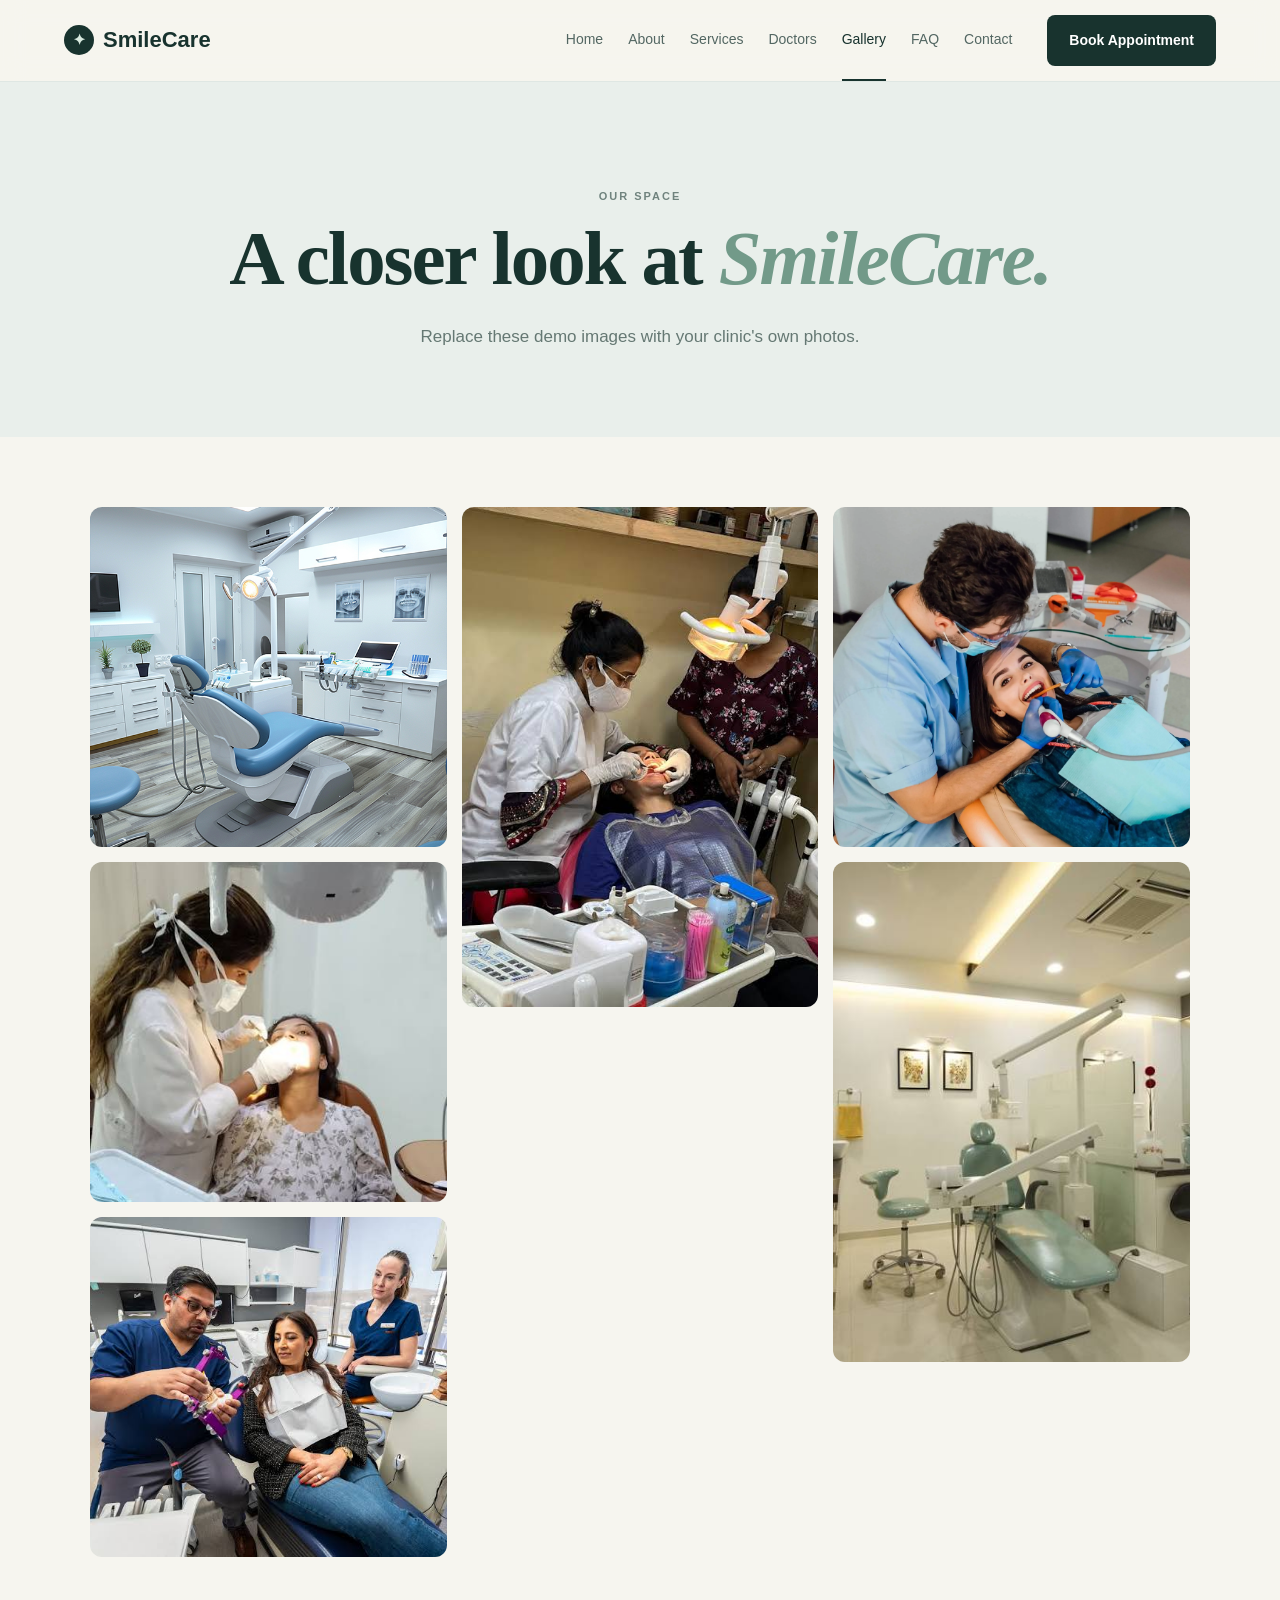
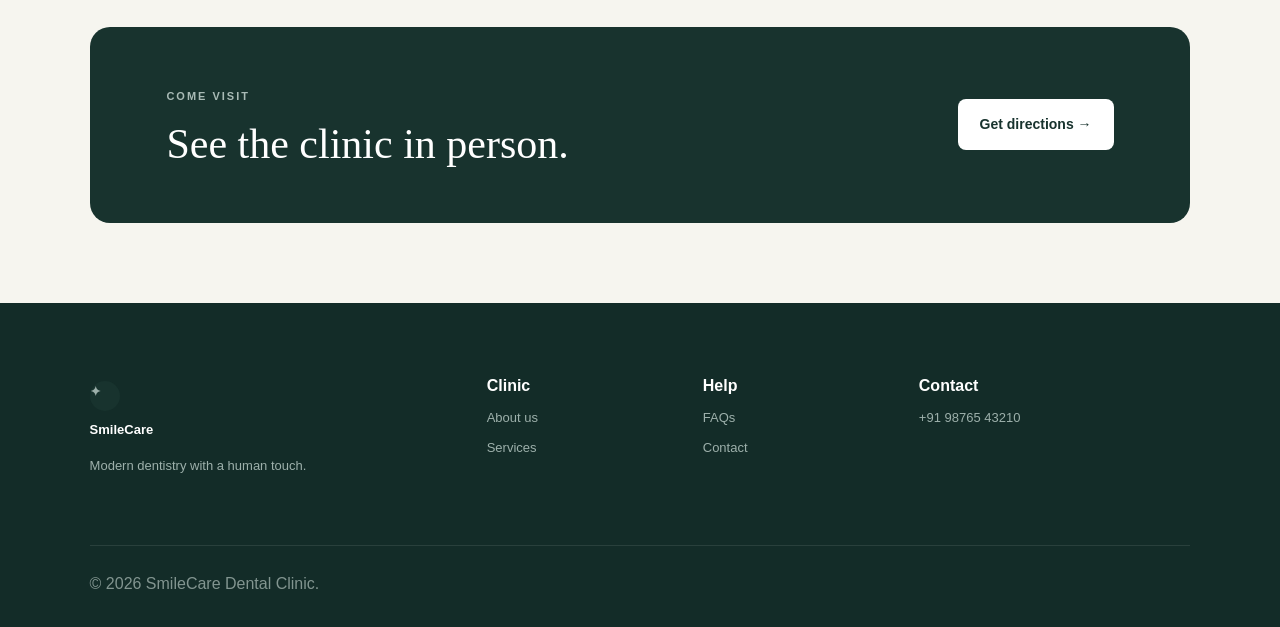
<file: gallery.html>
<!DOCTYPE html><html lang="en"><head><meta charset="UTF-8"><meta name="viewport" content="width=device-width,initial-scale=1"><title>Gallery | SmileCare</title><link rel="stylesheet" href="css/style.css"></head><body>
<header class="header"><a class="logo" href="index.html"><span>✦</span> SmileCare</a><nav><a href="index.html">Home</a><a href="about.html">About</a><a href="services.html">Services</a><a href="doctors.html">Doctors</a><a class="active" href="gallery.html">Gallery</a><a href="faq.html">FAQ</a><a href="contact.html">Contact</a></nav><a class="btn btn-primary nav-book" href="appointment.html">Book Appointment</a><button class="menu">☰</button></header>
<section class="page-hero"><span class="eyebrow">OUR SPACE</span><h1>A closer look at <em>SmileCare.</em></h1><p>Replace these demo images with your clinic's own photos.</p></section>
<section class="gallery"><img src="images/clinic.jpg" alt="Clinic"><img src="images/treatment-1.jpg" alt="Treatment"><img src="images/treatment-2.jpg" alt="Treatment"><img src="images/treatment-3.jpg" alt="Treatment"><img src="images/hero-dentist.jpg" alt="Dentist"><img src="images/gallery-1.jpg" alt="Clinic detail"></section>
<section class="cta"><div><span class="eyebrow">COME VISIT</span><h2>See the clinic in person.</h2></div><a class="btn btn-white" href="contact.html">Get directions →</a></section><footer class="footer"><div><a class="logo" href="index.html"><span>✦</span> SmileCare</a><p>Modern dentistry with a human touch.</p></div><div><b>Clinic</b><a href="about.html">About us</a><a href="services.html">Services</a></div><div><b>Help</b><a href="faq.html">FAQs</a><a href="contact.html">Contact</a></div><div><b>Contact</b><a href="tel:+919876543210">+91 98765 43210</a></div><div class="copyright">© 2026 SmileCare Dental Clinic.</div></footer><script src="js/main.js"></script></body></html>
</file>
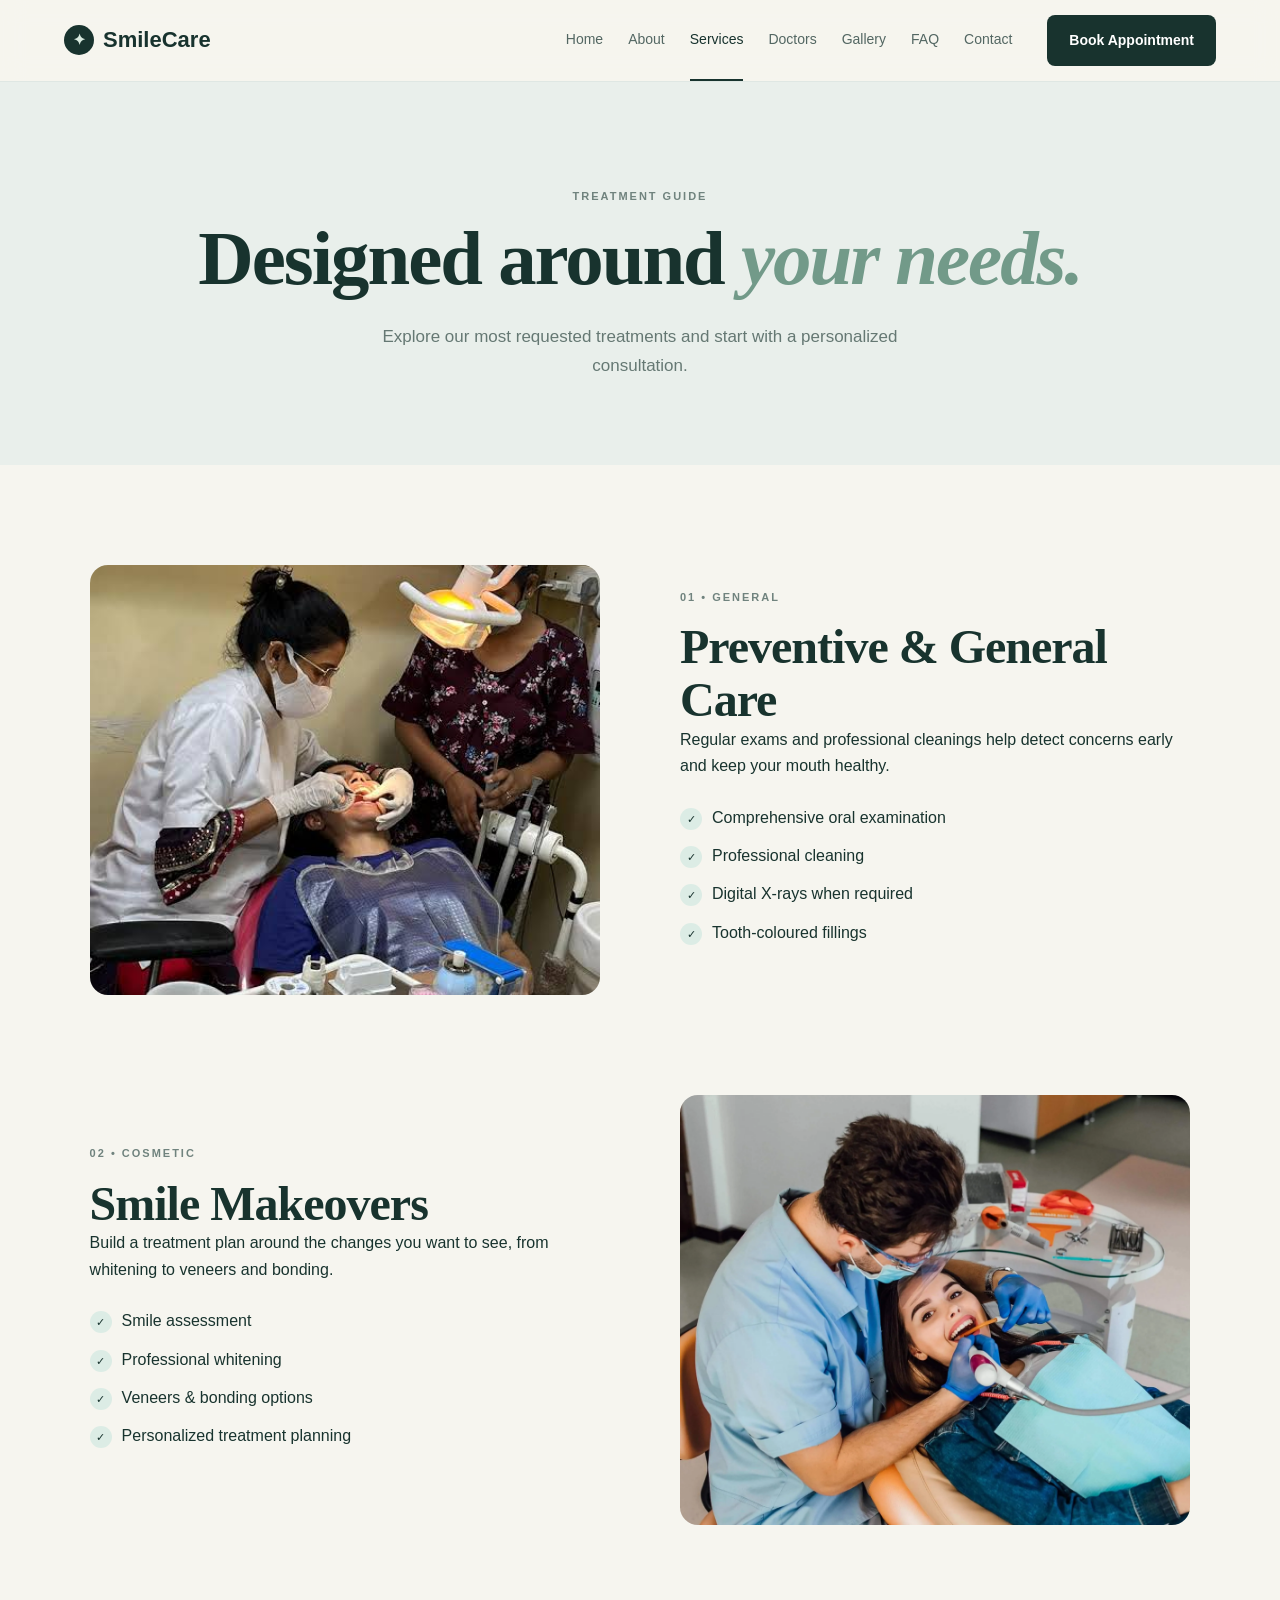
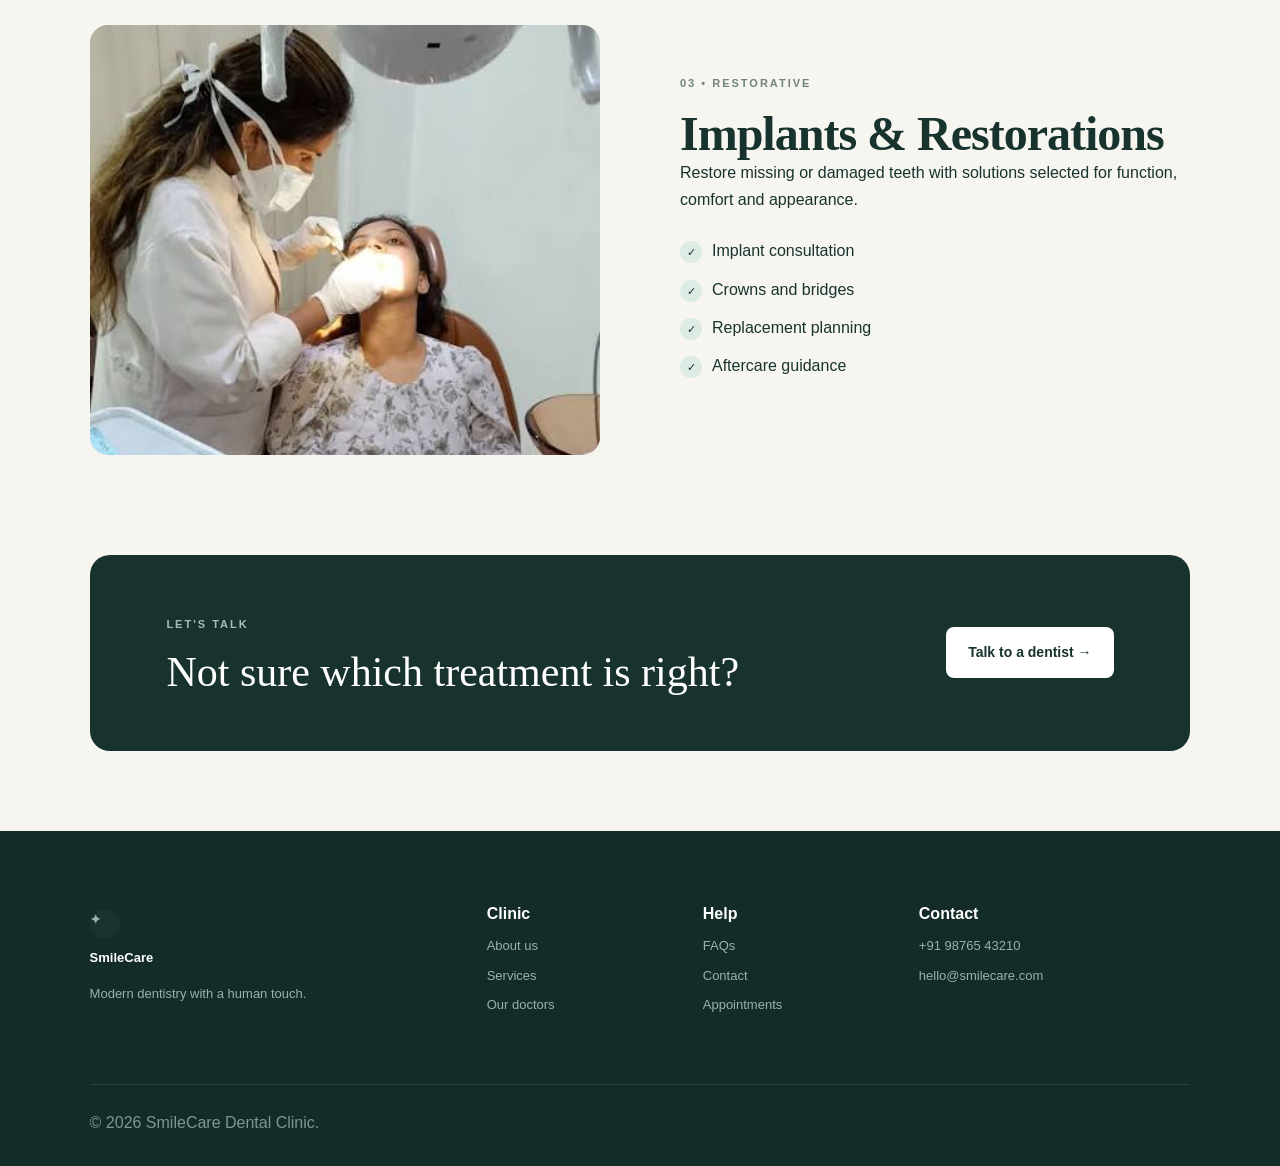
<file: service-details.html>
<!DOCTYPE html><html lang="en"><head><meta charset="UTF-8"><meta name="viewport" content="width=device-width,initial-scale=1"><title>Dental Treatments | SmileCare</title><link rel="stylesheet" href="css/style.css"></head><body>
<header class="header"><a class="logo" href="index.html"><span>✦</span> SmileCare</a><nav><a href="index.html">Home</a><a href="about.html">About</a><a class="active" href="services.html">Services</a><a href="doctors.html">Doctors</a><a href="gallery.html">Gallery</a><a href="faq.html">FAQ</a><a href="contact.html">Contact</a></nav><a class="btn btn-primary nav-book" href="appointment.html">Book Appointment</a><button class="menu">☰</button></header>
<section class="page-hero"><span class="eyebrow">TREATMENT GUIDE</span><h1>Designed around <em>your needs.</em></h1><p>Explore our most requested treatments and start with a personalized consultation.</p></section>
<section class="section treatment"><article><img src="images/treatment-1.jpg" alt="Dental treatment"><div><span class="eyebrow">01 • GENERAL</span><h2>Preventive & General Care</h2><p>Regular exams and professional cleanings help detect concerns early and keep your mouth healthy.</p><ul class="checks"><li>Comprehensive oral examination</li><li>Professional cleaning</li><li>Digital X-rays when required</li><li>Tooth-coloured fillings</li></ul></div></article>
<article><div><span class="eyebrow">02 • COSMETIC</span><h2>Smile Makeovers</h2><p>Build a treatment plan around the changes you want to see, from whitening to veneers and bonding.</p><ul class="checks"><li>Smile assessment</li><li>Professional whitening</li><li>Veneers & bonding options</li><li>Personalized treatment planning</li></ul></div><img src="images/treatment-2.jpg" alt="Cosmetic dentistry"></article>
<article><img src="images/treatment-3.jpg" alt="Modern dental care"><div><span class="eyebrow">03 • RESTORATIVE</span><h2>Implants & Restorations</h2><p>Restore missing or damaged teeth with solutions selected for function, comfort and appearance.</p><ul class="checks"><li>Implant consultation</li><li>Crowns and bridges</li><li>Replacement planning</li><li>Aftercare guidance</li></ul></div></article></section>
<section class="cta"><div><span class="eyebrow">LET'S TALK</span><h2>Not sure which treatment is right?</h2></div><a class="btn btn-white" href="appointment.html">Talk to a dentist →</a></section>
<footer class="footer"><div><a class="logo" href="index.html"><span>✦</span> SmileCare</a><p>Modern dentistry with a human touch.</p></div><div><b>Clinic</b><a href="about.html">About us</a><a href="services.html">Services</a><a href="doctors.html">Our doctors</a></div><div><b>Help</b><a href="faq.html">FAQs</a><a href="contact.html">Contact</a><a href="appointment.html">Appointments</a></div><div><b>Contact</b><a href="tel:+919876543210">+91 98765 43210</a><a href="mailto:hello@smilecare.com">hello@smilecare.com</a></div><div class="copyright">© 2026 SmileCare Dental Clinic.</div></footer><script src="js/main.js"></script></body></html>
</file>
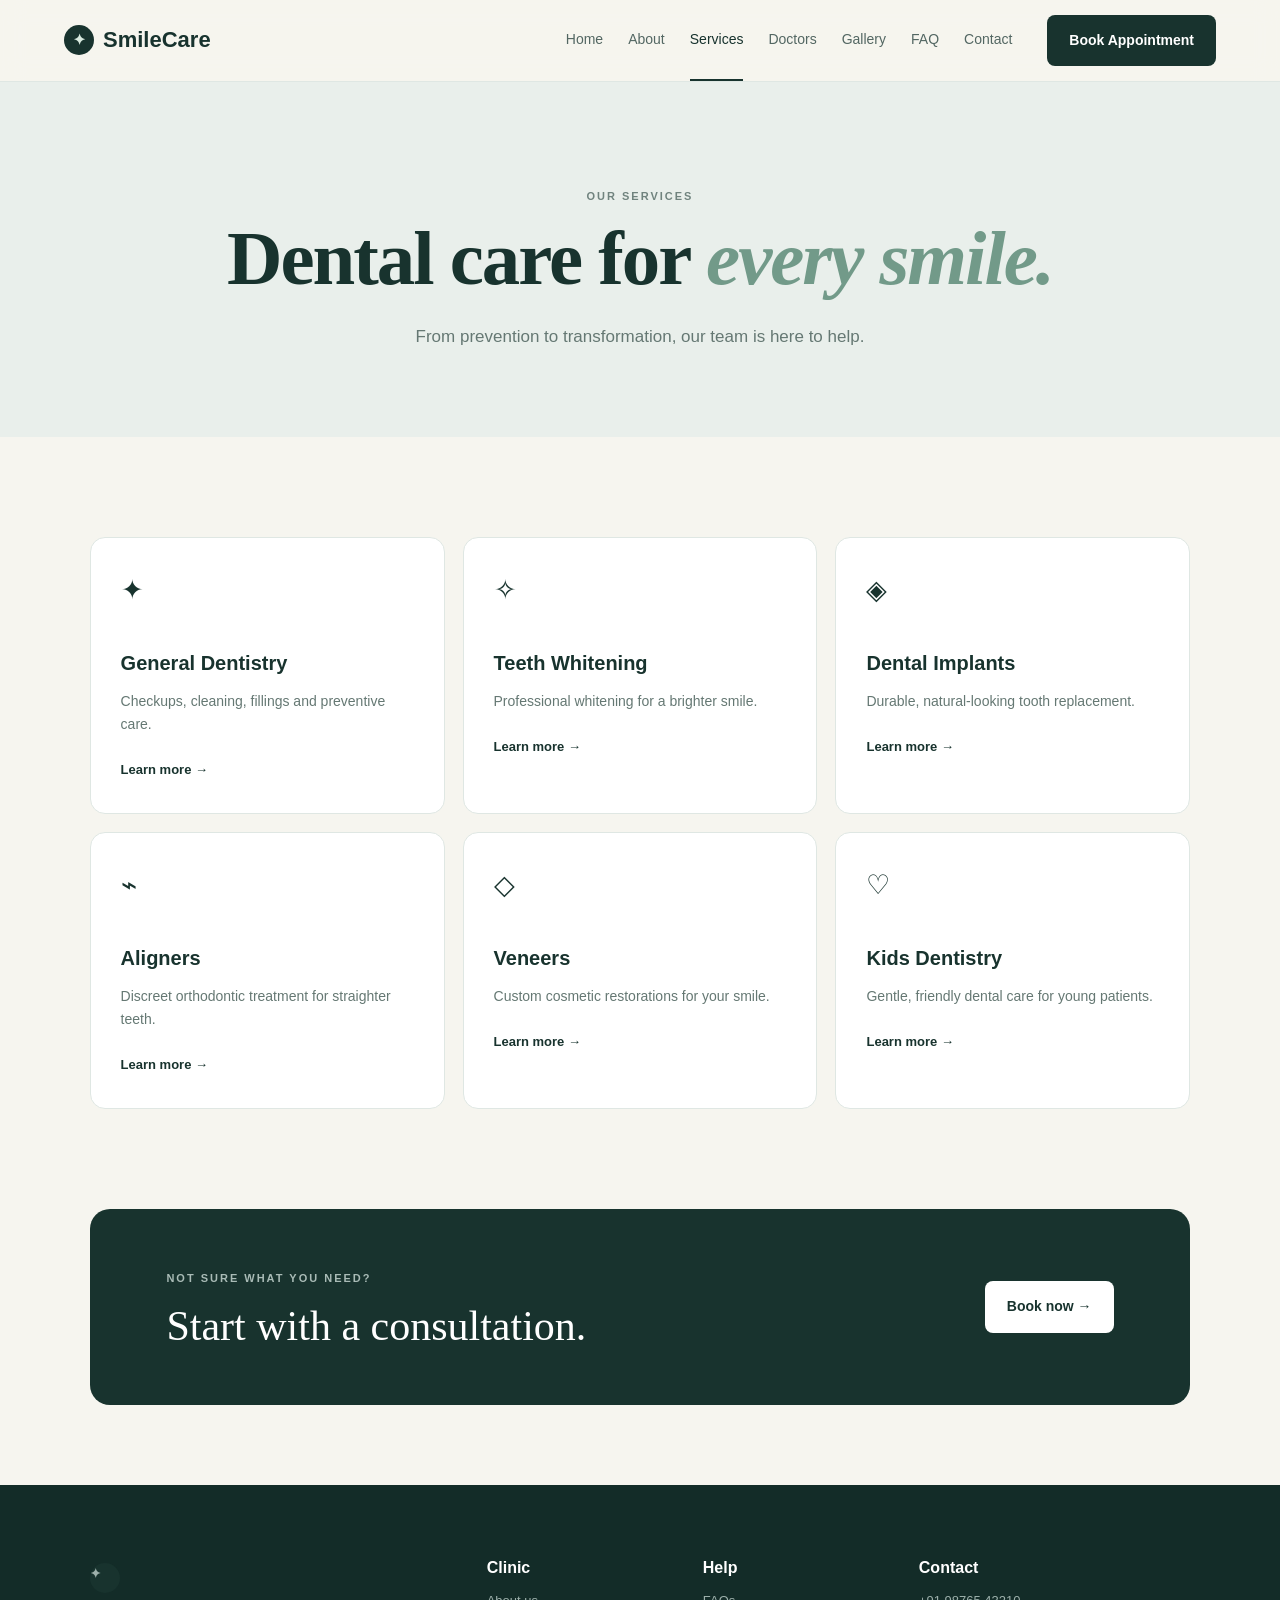
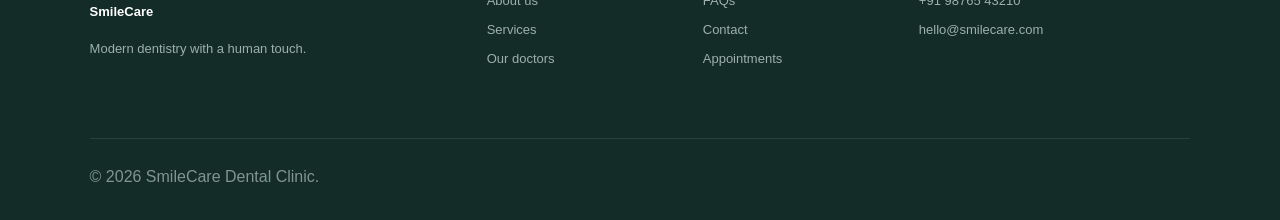
<file: services.html>
<!DOCTYPE html><html lang="en"><head><meta charset="UTF-8"><meta name="viewport" content="width=device-width,initial-scale=1"><title>Services | SmileCare</title><link rel="stylesheet" href="css/style.css"></head><body>
<header class="header"><a class="logo" href="index.html"><span>✦</span> SmileCare</a><nav><a href="index.html">Home</a><a href="about.html">About</a><a class="active" href="services.html">Services</a><a href="doctors.html">Doctors</a><a href="gallery.html">Gallery</a><a href="faq.html">FAQ</a><a href="contact.html">Contact</a></nav><a class="btn btn-primary nav-book" href="appointment.html">Book Appointment</a><button class="menu">☰</button></header>
<section class="page-hero"><span class="eyebrow">OUR SERVICES</span><h1>Dental care for <em>every smile.</em></h1><p>From prevention to transformation, our team is here to help.</p></section>
<section class="section"><div class="service-grid six"><article class="service-card"><div class="icon">✦</div><h3>General Dentistry</h3><p>Checkups, cleaning, fillings and preventive care.</p><a href="service-details.html">Learn more →</a></article><article class="service-card"><div class="icon">✧</div><h3>Teeth Whitening</h3><p>Professional whitening for a brighter smile.</p><a href="service-details.html">Learn more →</a></article><article class="service-card"><div class="icon">◈</div><h3>Dental Implants</h3><p>Durable, natural-looking tooth replacement.</p><a href="service-details.html">Learn more →</a></article><article class="service-card"><div class="icon">⌁</div><h3>Aligners</h3><p>Discreet orthodontic treatment for straighter teeth.</p><a href="service-details.html">Learn more →</a></article><article class="service-card"><div class="icon">◇</div><h3>Veneers</h3><p>Custom cosmetic restorations for your smile.</p><a href="service-details.html">Learn more →</a></article><article class="service-card"><div class="icon">♡</div><h3>Kids Dentistry</h3><p>Gentle, friendly dental care for young patients.</p><a href="service-details.html">Learn more →</a></article></div></section>
<section class="cta"><div><span class="eyebrow">NOT SURE WHAT YOU NEED?</span><h2>Start with a consultation.</h2></div><a class="btn btn-white" href="appointment.html">Book now →</a></section>
<footer class="footer"><div><a class="logo" href="index.html"><span>✦</span> SmileCare</a><p>Modern dentistry with a human touch.</p></div><div><b>Clinic</b><a href="about.html">About us</a><a href="services.html">Services</a><a href="doctors.html">Our doctors</a></div><div><b>Help</b><a href="faq.html">FAQs</a><a href="contact.html">Contact</a><a href="appointment.html">Appointments</a></div><div><b>Contact</b><a href="tel:+919876543210">+91 98765 43210</a><a href="mailto:hello@smilecare.com">hello@smilecare.com</a></div><div class="copyright">© 2026 SmileCare Dental Clinic.</div></footer><script src="js/main.js"></script></body></html>
</file>
<file: css/style.css>
*{box-sizing:border-box;margin:0;padding:0} :root{--ink:#18332e;--muted:#657873;--cream:#f6f5ef;--white:#fff;--accent:#b6d9c8;--line:#dfe7e3}body{font-family:'DM Sans',sans-serif;color:var(--ink);background:var(--cream);line-height:1.65}a{text-decoration:none;color:inherit}.header{height:82px;padding:0 5%;display:flex;align-items:center;gap:35px;background:rgba(246,245,239,.94);position:sticky;top:0;z-index:20;border-bottom:1px solid var(--line);backdrop-filter:blur(12px)}.logo{font-weight:700;font-size:22px;display:flex;align-items:center;gap:9px;margin-right:auto}.logo span{display:grid;place-items:center;width:30px;height:30px;background:var(--ink);color:#d8eadf;border-radius:50%;font-size:15px}.header nav{display:flex;gap:25px;font-size:14px;color:#536762}.header nav a{padding:28px 0;border-bottom:2px solid transparent}.header nav a:hover,.header nav .active{color:var(--ink);border-color:var(--ink)}.btn{display:inline-flex;align-items:center;justify-content:center;gap:12px;padding:13px 21px;border-radius:8px;font-weight:700;font-size:14px;border:1px solid transparent;transition:.2s;cursor:pointer}.btn-primary{background:var(--ink);color:#fff}.btn-primary:hover,.btn-dark:hover{transform:translateY(-2px)}.btn-light{background:#fff;border-color:var(--line)}.btn-dark{background:var(--ink);color:#fff}.btn-white{background:#fff;color:var(--ink)}.btn-whatsapp{background:#d8f1df;color:#176b3a;width:100%;margin:8px 0}.nav-book{white-space:nowrap}.menu{display:none;border:0;background:none;font-size:24px}.hero{min-height:650px;display:grid;grid-template-columns:1fr 1fr;gap:70px;align-items:center;padding:70px 7%}.hero-copy{max-width:650px}.eyebrow{display:inline-block;font-size:11px;font-weight:800;letter-spacing:2px;color:#70837e;margin-bottom:15px}.hero h1,.page-hero h1{font:600 clamp(50px,6vw,82px)/1.02 'Playfair Display',serif;letter-spacing:-2px;margin-bottom:25px}.hero h1 em,.page-hero h1 em,h2 em{font-style:italic;color:#729a89}.hero p{font-size:18px;color:var(--muted);max-width:590px;margin-bottom:32px}.hero-actions{display:flex;gap:12px}.trust{display:flex;align-items:center;gap:15px;margin-top:42px}.avatars{display:flex}.avatars span{width:34px;height:34px;border-radius:50%;display:grid;place-items:center;background:#d6e4df;border:2px solid var(--cream);font-size:10px;margin-left:-7px}.avatars span:first-child{margin-left:0}.trust strong{display:block}.trust small{color:var(--muted)}.hero-visual{position:relative}.hero-visual>img{width:100%;height:560px;object-fit:cover;border-radius:170px 170px 20px 20px;display:block}.floating-card{position:absolute;bottom:25px;left:-35px;background:#fff;padding:16px 18px;border-radius:12px;box-shadow:0 20px 50px #193b321f;display:flex;gap:12px;align-items:center}.floating-card .status{width:9px;height:9px;background:#54b878;border-radius:50%}.floating-card small{display:block;color:var(--muted)}.floating-card>strong{margin-left:12px;color:#55a273}.stats{display:grid;grid-template-columns:repeat(4,1fr);background:var(--ink);color:#fff;padding:38px 7%;gap:30px}.stats div{display:flex;flex-direction:column;gap:3px}.stats strong{font:600 30px 'Playfair Display',serif}.stats span{color:#b9c8c4;font-size:13px}.section{padding:100px 7%}.section-head{display:flex;justify-content:space-between;align-items:end;margin-bottom:45px}.section-head.center{display:block;text-align:center}.section h2,.split-copy h2{font:600 clamp(38px,4vw,56px)/1.1 'Playfair Display',serif;letter-spacing:-1px}.text-link{font-weight:700;font-size:14px;border-bottom:1px solid}.service-grid{display:grid;grid-template-columns:repeat(4,1fr);gap:18px}.service-grid.six{grid-template-columns:repeat(3,1fr)}.service-card{background:#fff;border:1px solid var(--line);border-radius:15px;padding:30px;min-height:230px;transition:.25s}.service-card:hover{transform:translateY(-5px);box-shadow:0 18px 45px #18332e10}.service-card.featured{background:#dcece5;border-color:#dcece5}.service-card .icon{font-size:27px;margin-bottom:35px}.service-card h3{font-size:20px;margin-bottom:10px}.service-card p{color:var(--muted);font-size:14px;margin-bottom:20px}.service-card a{font-weight:700;font-size:13px}.split-section{display:grid;grid-template-columns:1fr 1fr;gap:90px;align-items:center;padding:100px 7%;background:#fff}.image-frame img{width:100%;height:570px;object-fit:cover;border-radius:18px}.split-copy>p{color:var(--muted);margin:22px 0}.checks{list-style:none;margin:25px 0 30px}.checks li{margin:12px 0}.checks li:before{content:'✓';display:inline-grid;place-items:center;width:22px;height:22px;background:#dcece5;border-radius:50%;margin-right:10px;font-size:11px}.testimonial-section{padding:100px 7%}.testimonial-grid{display:grid;grid-template-columns:1fr 1fr;gap:20px}.testimonial-grid blockquote{background:#fff;border:1px solid var(--line);padding:38px;border-radius:16px;font:500 20px/1.6 'Playfair Display',serif}.testimonial-grid footer{border:0;padding:28px 0 0;margin-top:25px;border-top:1px solid var(--line);display:flex;flex-direction:column;font:500 13px 'DM Sans'}.testimonial-grid footer span{color:var(--muted)}.cta{margin:0 7% 80px;background:var(--ink);color:#fff;border-radius:20px;padding:55px 6%;display:flex;align-items:center;justify-content:space-between;gap:30px}.cta h2{font:500 42px/1.15 'Playfair Display',serif}.cta .eyebrow{color:#a9bbb6}.footer{background:#132c28;color:#d8e3df;padding:70px 7% 30px;display:grid;grid-template-columns:2fr 1fr 1fr 1.5fr;gap:35px}.footer .logo{color:#fff;margin-bottom:15px}.footer p,.footer a,.footer span{display:block;color:#9db0ab;font-size:13px;margin:8px 0}.footer b{color:#fff}.copyright{grid-column:1/-1;border-top:1px solid #ffffff18;padding-top:25px;margin-top:25px;color:#829590!important}.page-hero{text-align:center;padding:100px 7% 85px;background:#e9efeb}.page-hero p{color:var(--muted);max-width:600px;margin:auto;font-size:17px}.doctor-grid{display:grid;grid-template-columns:repeat(3,1fr);gap:22px}.doctor-card{background:#fff;border:1px solid var(--line);border-radius:18px;overflow:hidden}.doctor-card img{width:100%;height:390px;object-fit:cover}.doctor-card>div{padding:28px}.doctor-card h2{font:600 31px 'Playfair Display',serif;margin:5px 0 8px}.doctor-card p{color:var(--muted);font-size:14px;margin-bottom:18px}.profile-hero{padding:100px 10%;display:grid;grid-template-columns:400px 1fr;gap:90px;align-items:center;background:#e9efeb}.profile-hero img{width:100%;height:520px;object-fit:cover;border-radius:200px 200px 20px 20px}.profile-hero h1{font:600 65px 'Playfair Display',serif;line-height:1.05;margin-bottom:15px}.profile-hero .lead{font-weight:700}.profile-hero p{max-width:650px;color:var(--muted);margin:20px 0}.treatment{display:flex;flex-direction:column;gap:100px}.treatment article{display:grid;grid-template-columns:1fr 1fr;gap:80px;align-items:center}.treatment img{width:100%;height:430px;object-fit:cover;border-radius:18px}.treatment h2{font:600 48px/1.1 'Playfair Display',serif}.booking-wrap{padding:80px 10%;display:grid;grid-template-columns:1.6fr .8fr;gap:35px}.booking-form,.side-card{background:#fff;border:1px solid var(--line);border-radius:16px;padding:35px}.booking-form label{display:block;font-size:13px;font-weight:700;margin-bottom:18px}.form-row{display:grid;grid-template-columns:1fr 1fr;gap:18px}.booking-form input,.booking-form select,.booking-form textarea{display:block;width:100%;margin-top:7px;padding:14px;border:1px solid #d8e1dd;border-radius:8px;background:#fafbf9;font:inherit;outline:none}.booking-form input:focus,.booking-form select:focus,.booking-form textarea:focus{border-color:#759c8b}.full{width:100%;margin-top:5px}.form-note{font-size:11px;color:var(--muted);text-align:center;margin-top:10px}.success{margin-top:18px;background:#e2f5e8;color:#22653b;padding:15px;border-radius:8px;font-size:14px}.booking-side{display:flex;flex-direction:column;gap:18px}.side-card h3{font:600 30px 'Playfair Display',serif;margin-bottom:8px}.side-card p{color:var(--muted);font-size:14px;margin:10px 0 20px}.call-link{display:block;text-align:center;font-weight:700;padding:10px}.gallery{padding:70px 7%;display:grid;grid-template-columns:repeat(3,1fr);gap:15px}.gallery img{width:100%;height:340px;object-fit:cover;border-radius:12px}.gallery img:nth-child(2),.gallery img:nth-child(5){height:500px;grid-row:span 2}.faq{max-width:900px;margin:auto}.faq details{background:#fff;border:1px solid var(--line);margin-bottom:10px;padding:22px 25px;border-radius:10px}.faq summary{cursor:pointer;font-weight:700}.faq p{color:var(--muted);padding-top:15px}.contact-grid{display:grid;grid-template-columns:1fr 1fr;gap:50px;align-items:stretch}.contact-item{display:flex;gap:20px;padding:22px 0;border-bottom:1px solid var(--line)}.contact-item>span{font-size:23px}.contact-item b{display:block}.contact-item p,.contact-item a{color:var(--muted);font-size:14px}.map-placeholder{min-height:430px;background:linear-gradient(135deg,#dce8e3,#b8cec6);border-radius:18px;display:grid;place-items:center;text-align:center}.map-placeholder>div{background:#fff;padding:28px;border-radius:12px;box-shadow:0 15px 35px #18332e18}.map-placeholder span{font-size:28px}.whatsapp{position:fixed;right:24px;bottom:24px;width:56px;height:56px;background:#25d366;color:#fff;border-radius:50%;display:grid;place-items:center;font-size:25px;z-index:30;box-shadow:0 10px 25px #18332e30}
/* =========================================
   PREMIUM RESPONSIVE MOBILE DESIGN
========================================= */

@media (max-width: 900px) {

    body {
        background: #f6f5ef;
    }

    /* PREMIUM MOBILE HEADER */
    .header {
        height: 72px;
        padding: 0 20px;
        position: sticky;
        top: 0;
        z-index: 999;
        background: rgba(246,245,239,.88);
        backdrop-filter: blur(22px);
        border-bottom: 1px solid rgba(24,51,46,.08);
    }

    .logo {
        font-size: 20px;
        letter-spacing: -.4px;
    }

    .header nav {
        display: none;
    }

    .menu {
        display: grid !important;
        place-items: center;
        width: 44px;
        height: 44px;
        margin-left: auto;
        border: 1px solid rgba(24,51,46,.12);
        border-radius: 50%;
        background: #fff;
        font-size: 21px;
        cursor: pointer;
        z-index: 1001;
    }

    /* MOBILE MENU */
    .header nav.mobile-open {
        display: flex !important;
        position: absolute;
        top: 82px;
        left: 12px;
        right: 12px;
        flex-direction: column;
        padding: 12px 22px;
        background: rgba(255,255,255,.97);
        backdrop-filter: blur(25px);
        border: 1px solid rgba(24,51,46,.08);
        border-radius: 22px;
        box-shadow: 0 25px 70px rgba(24,51,46,.18);
        animation: premiumMenu .28s ease;
    }

    .header nav.mobile-open a {
        padding: 17px 2px;
        border-bottom: 1px solid #edf0ee;
        font-size: 15px;
    }

    .header nav.mobile-open a:last-child {
        border-bottom: none;
    }

    @keyframes premiumMenu {
        from {
            opacity: 0;
            transform: translateY(-15px) scale(.98);
        }

        to {
            opacity: 1;
            transform: translateY(0) scale(1);
        }
    }


    /* =================================
       LUXURY HERO
    ================================= */

    .hero {
        min-height: auto;
        padding: 55px 20px 45px;
        display: flex;
        flex-direction: column;
        gap: 38px;
    }

    .eyebrow {
        font-size: 10px;
        letter-spacing: 2.5px;
        text-transform: uppercase;
        margin-bottom: 16px;
    }

    .hero h1 {
        font-family: 'Playfair Display', serif;
        font-size: clamp(48px, 14vw, 64px);
        line-height: .94;
        letter-spacing: -2.5px;
        max-width: 380px;
        margin-bottom: 22px;
    }

    .hero p {
        font-size: 15px;
        line-height: 1.75;
        max-width: 360px;
        color: var(--muted);
        margin-bottom: 28px;
    }

    .hero-actions {
        display: flex;
        flex-direction: column;
        gap: 11px;
    }

    .hero-actions .btn {
        width: 100%;
        min-height: 56px;
        border-radius: 999px;
        font-size: 14px;
    }

    .trust {
        margin-top: 27px;
    }


    /* HERO IMAGE */
    .hero-visual {
        position: relative;
        width: 100%;
    }

    .hero-visual > img {
        width: 100%;
        height: 455px;
        object-fit: cover;
        border-radius: 150px 150px 24px 24px;
        box-shadow: 0 25px 70px rgba(24,51,46,.15);
    }

    .floating-card {
        left: 14px;
        right: 14px;
        bottom: 15px;
        padding: 16px 18px;
        border-radius: 18px;
        background: rgba(255,255,255,.92);
        backdrop-filter: blur(20px);
        box-shadow: 0 18px 50px rgba(24,51,46,.18);
    }


    /* =================================
       PREMIUM STATS
    ================================= */

    .stats {
        display: flex;
        gap: 10px;
        overflow-x: auto;
        padding: 24px 20px;
        scrollbar-width: none;
    }

    .stats::-webkit-scrollbar {
        display: none;
    }

    .stats div {
        flex: 0 0 125px;
        padding: 20px 15px;
        border-radius: 18px;
        background: rgba(255,255,255,.06);
    }

    .stats strong {
        font-size: 27px;
    }


    /* =================================
       SECTIONS
    ================================= */

    .section,
    .testimonial-section {
        padding: 78px 20px;
    }

    .section-head {
        display: block;
        margin-bottom: 32px;
    }

    .section h2,
    .split-copy h2 {
        font-family: 'Playfair Display', serif;
        font-size: 42px;
        line-height: 1.02;
        letter-spacing: -1.5px;
    }

    .section-head .text-link {
        display: inline-block;
        margin-top: 17px;
    }


    /* =================================
       PREMIUM SERVICE CARDS
    ================================= */

    .service-grid,
    .service-grid.six {
        display: flex;
        overflow-x: auto;
        gap: 14px;
        margin-right: -20px;
        padding-right: 20px;
        scrollbar-width: none;
    }

    .service-grid::-webkit-scrollbar {
        display: none;
    }

    .service-card {
        flex: 0 0 82%;
        min-height: 270px;
        padding: 28px;
        border-radius: 22px;
        display: flex;
        flex-direction: column;
        justify-content: space-between;
        box-shadow: 0 12px 35px rgba(24,51,46,.05);
    }

    .service-card .icon {
        font-size: 30px;
    }

    .service-card h3 {
        font-family: 'Playfair Display', serif;
        font-size: 24px;
    }


    /* =================================
       LARGE IMAGE SECTIONS
    ================================= */

    .split-section {
        display: flex;
        flex-direction: column;
        gap: 45px;
        padding: 78px 20px;
    }

    .image-frame img {
        width: 100%;
        height: 440px;
        object-fit: cover;
        border-radius: 24px;
        box-shadow: 0 25px 60px rgba(24,51,46,.13);
    }

    .split-copy > p {
        font-size: 15px;
        line-height: 1.8;
    }


    /* =================================
       TESTIMONIALS
    ================================= */

    .testimonial-grid {
        display: flex;
        overflow-x: auto;
        gap: 14px;
        margin-right: -20px;
        scrollbar-width: none;
    }

    .testimonial-grid::-webkit-scrollbar {
        display: none;
    }

    .testimonial-grid blockquote {
        flex: 0 0 88%;
        padding: 30px;
        border-radius: 22px;
        font-size: 19px;
        line-height: 1.6;
        box-shadow: 0 12px 35px rgba(24,51,46,.05);
    }


    /* =================================
       LUXURY CTA
    ================================= */

    .cta {
        margin: 0 20px 65px;
        padding: 42px 27px;
        border-radius: 25px;
        display: flex;
        flex-direction: column;
        align-items: flex-start;
        gap: 25px;
        box-shadow: 0 25px 60px rgba(24,51,46,.16);
    }

    .cta h2 {
        font-family: 'Playfair Display', serif;
        font-size: 36px;
        line-height: 1.05;
    }

    .cta .btn {
        width: 100%;
        min-height: 55px;
        border-radius: 999px;
    }


    /* =================================
       FOOTER
    ================================= */

    .footer {
        grid-template-columns: 1fr;
        padding: 60px 20px 25px;
        gap: 30px;
    }

    .copyright {
        grid-column: auto;
    }


    /* =================================
       OTHER PAGES
    ================================= */

    .page-hero {
        padding: 70px 20px;
    }

    .page-hero h1 {
        font-family: 'Playfair Display', serif;
        font-size: 48px;
        line-height: .98;
        letter-spacing: -1.5px;
    }

    .page-hero p {
        font-size: 15px;
        line-height: 1.7;
    }

    .doctor-grid {
        display: flex;
        overflow-x: auto;
        gap: 15px;
        margin-right: -20px;
        scrollbar-width: none;
    }

    .doctor-card {
        flex: 0 0 82%;
        border-radius: 22px;
        overflow: hidden;
    }

    .doctor-card img {
        height: 390px;
    }

    .profile-hero {
        display: flex;
        flex-direction: column;
        padding: 65px 20px;
        gap: 38px;
    }

    .profile-hero img {
        width: 100%;
        height: 450px;
        border-radius: 140px 140px 22px 22px;
    }

    .profile-hero h1 {
        font-family: 'Playfair Display', serif;
        font-size: 50px;
        line-height: .98;
    }


    /* BOOKING */
    .booking-wrap {
        display: flex;
        flex-direction: column;
        padding: 55px 20px;
        gap: 18px;
    }

    .booking-form,
    .side-card {
        padding: 25px;
        border-radius: 20px;
    }

    .form-row {
        grid-template-columns: 1fr;
    }


    /* GALLERY */
    .gallery {
        grid-template-columns: 1fr;
        padding: 55px 20px;
        gap: 14px;
    }

    .gallery img,
    .gallery img:nth-child(2),
    .gallery img:nth-child(5) {
        height: 350px;
        grid-row: auto;
        border-radius: 22px;
    }


    /* CONTACT */
    .contact-grid {
        display: flex;
        flex-direction: column;
        padding: 55px 20px;
        gap: 25px;
    }

    .map-placeholder {
        min-height: 340px;
        border-radius: 22px;
    }


    /* WHATSAPP */
    .whatsapp {
        width: 56px;
        height: 56px;
        right: 18px;
        bottom: 18px;
        box-shadow: 0 15px 35px rgba(24,51,46,.25);
    }
}
</file>
